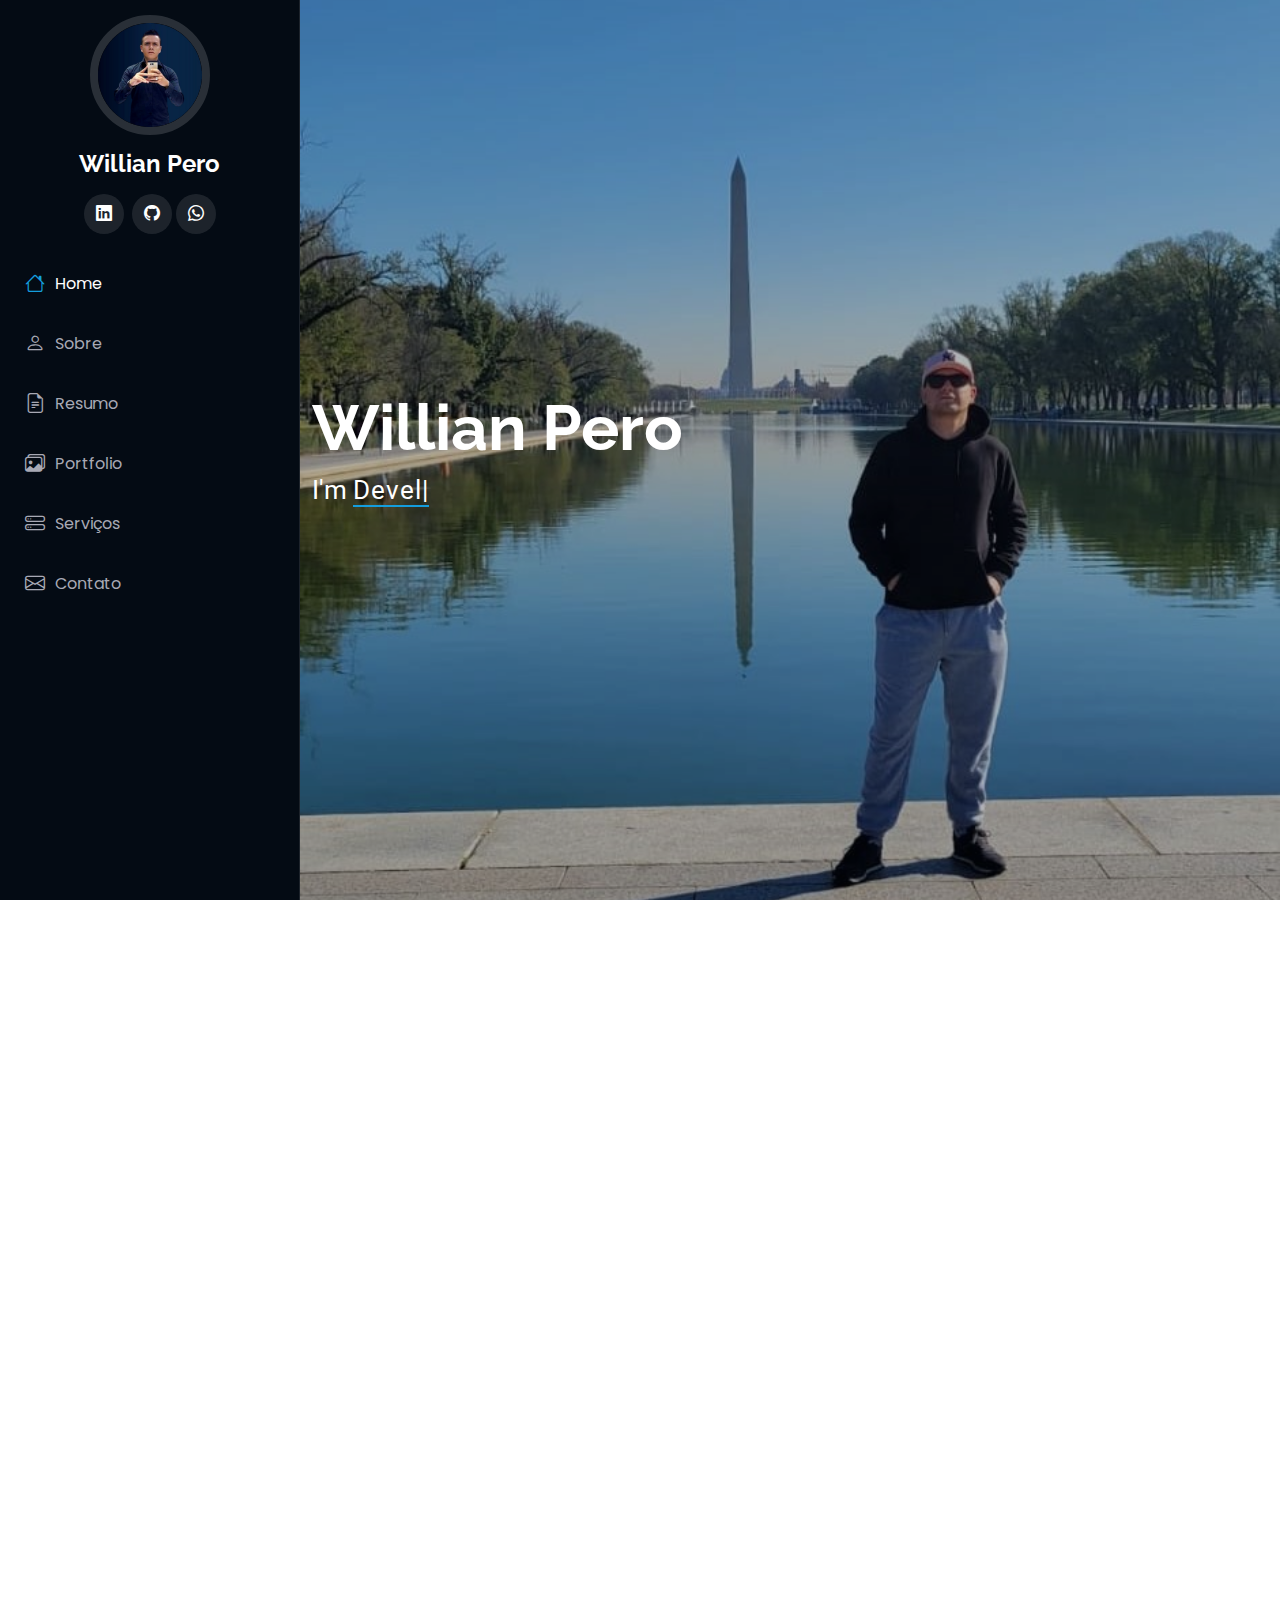
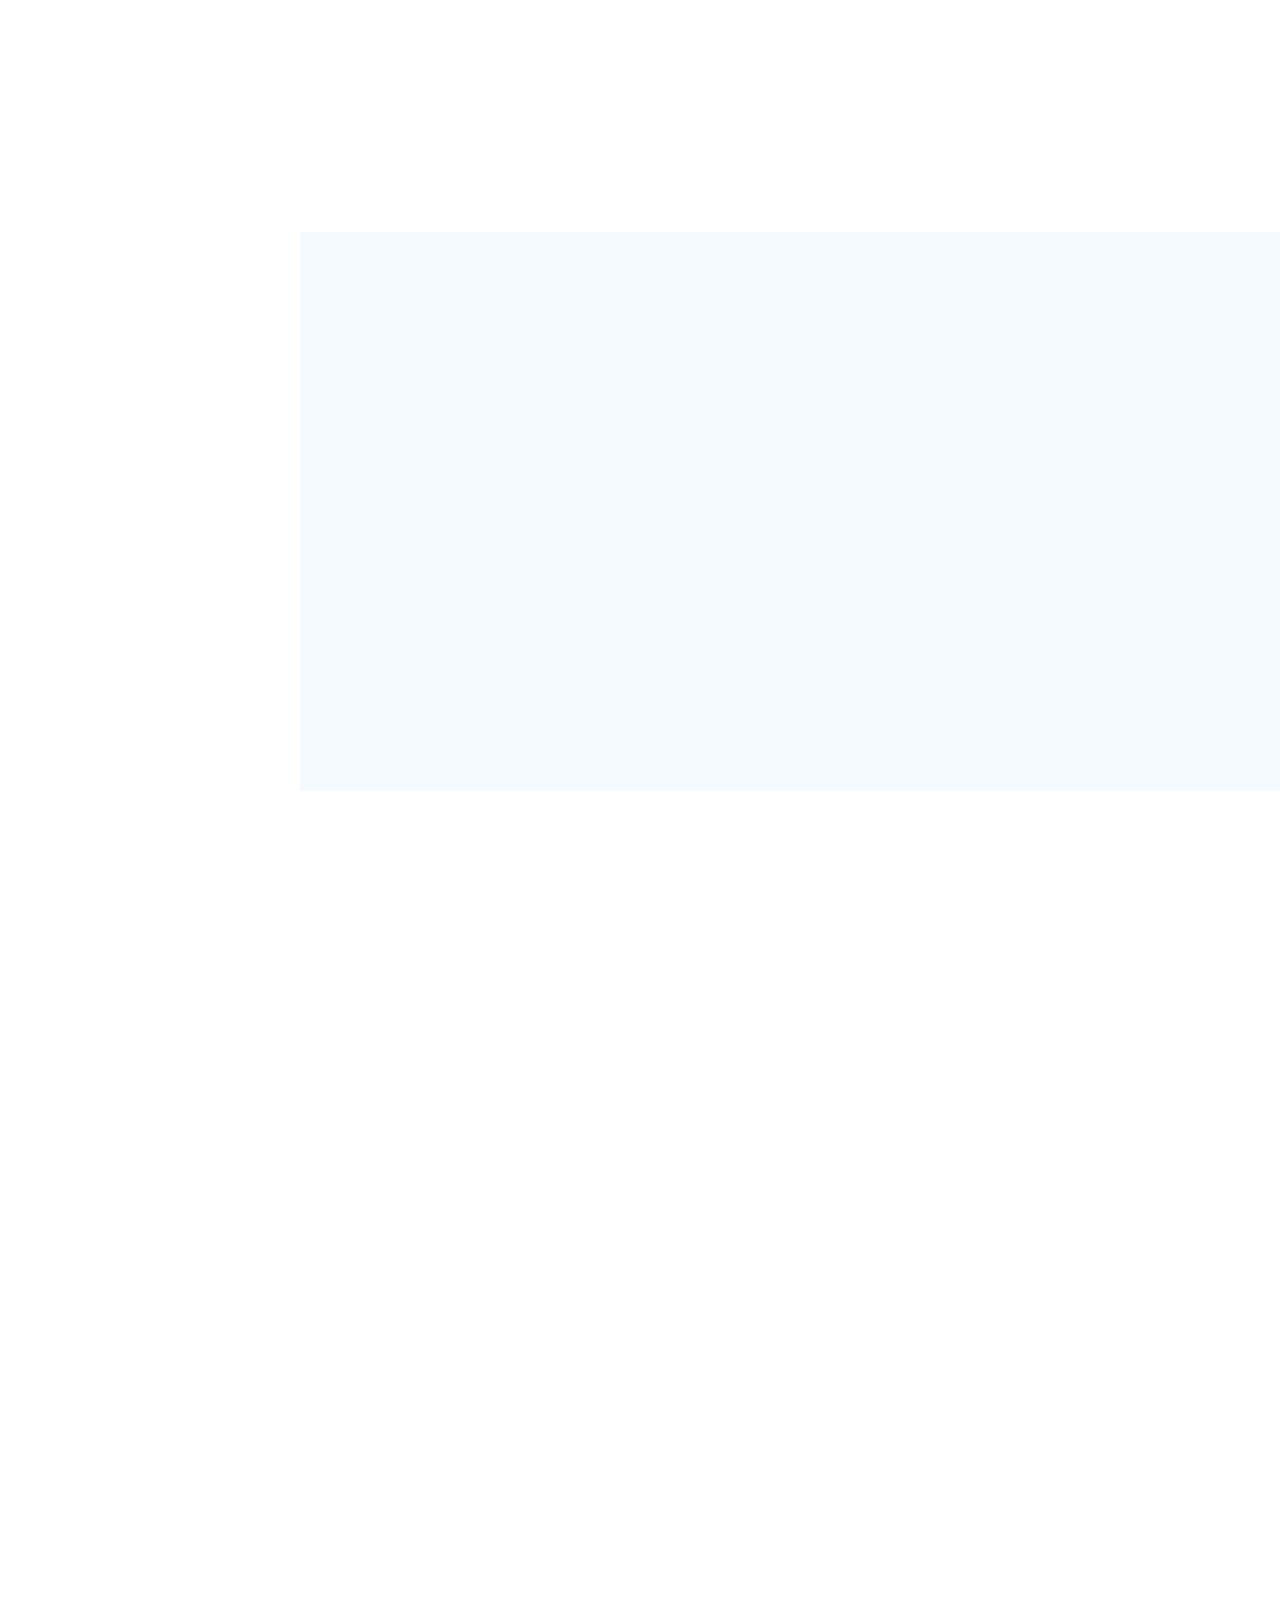
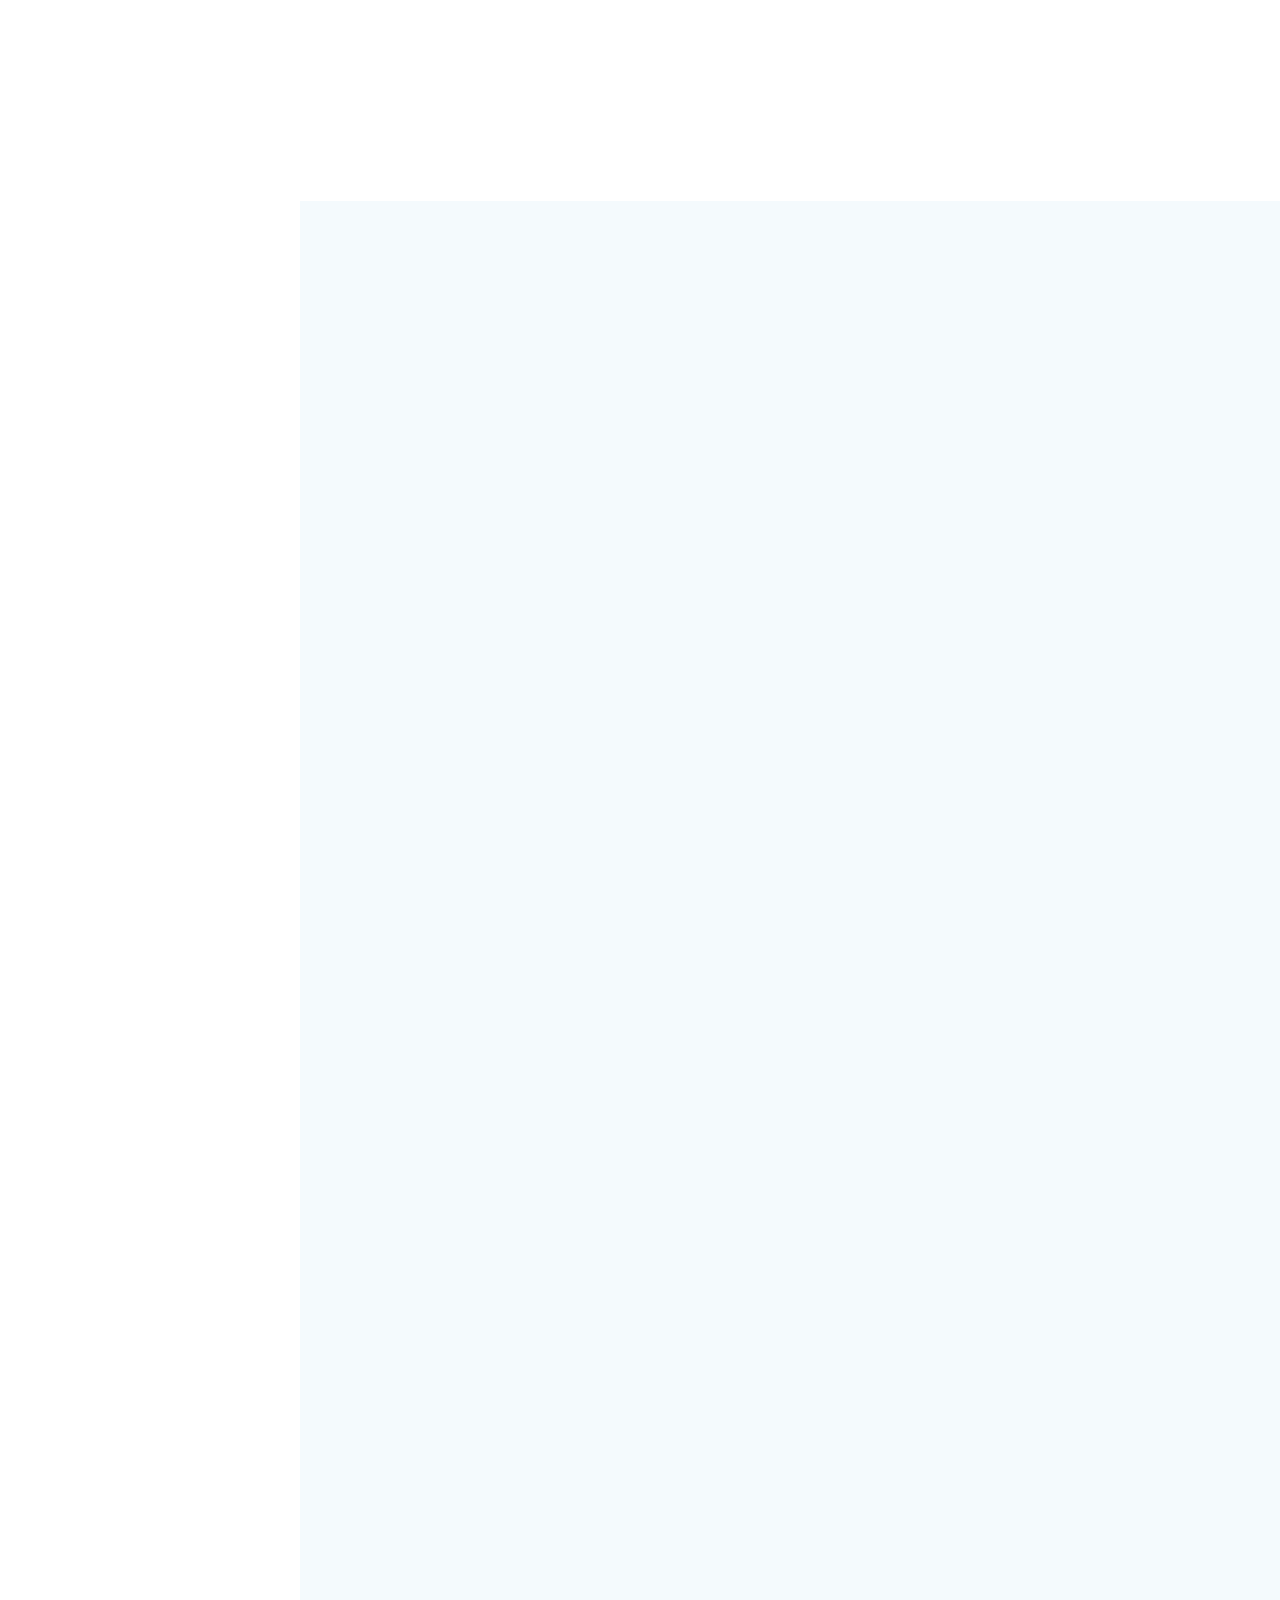
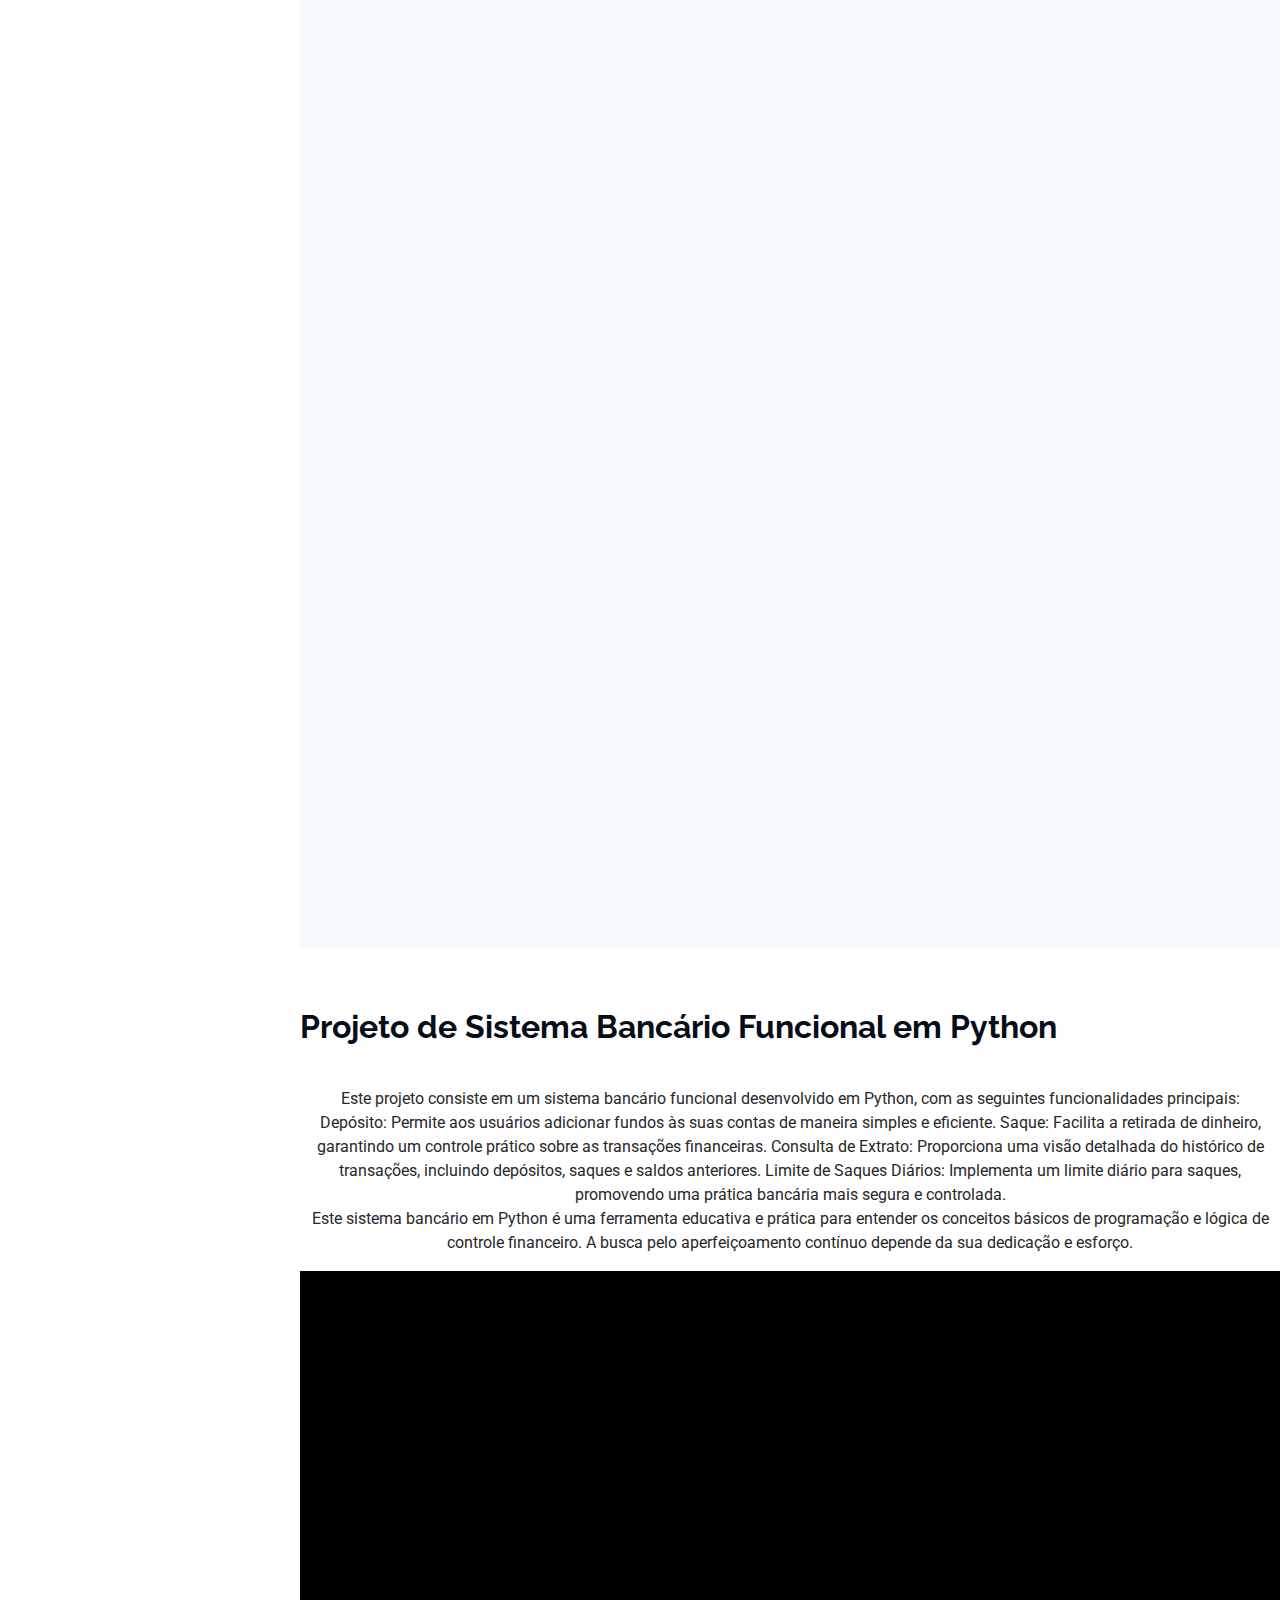
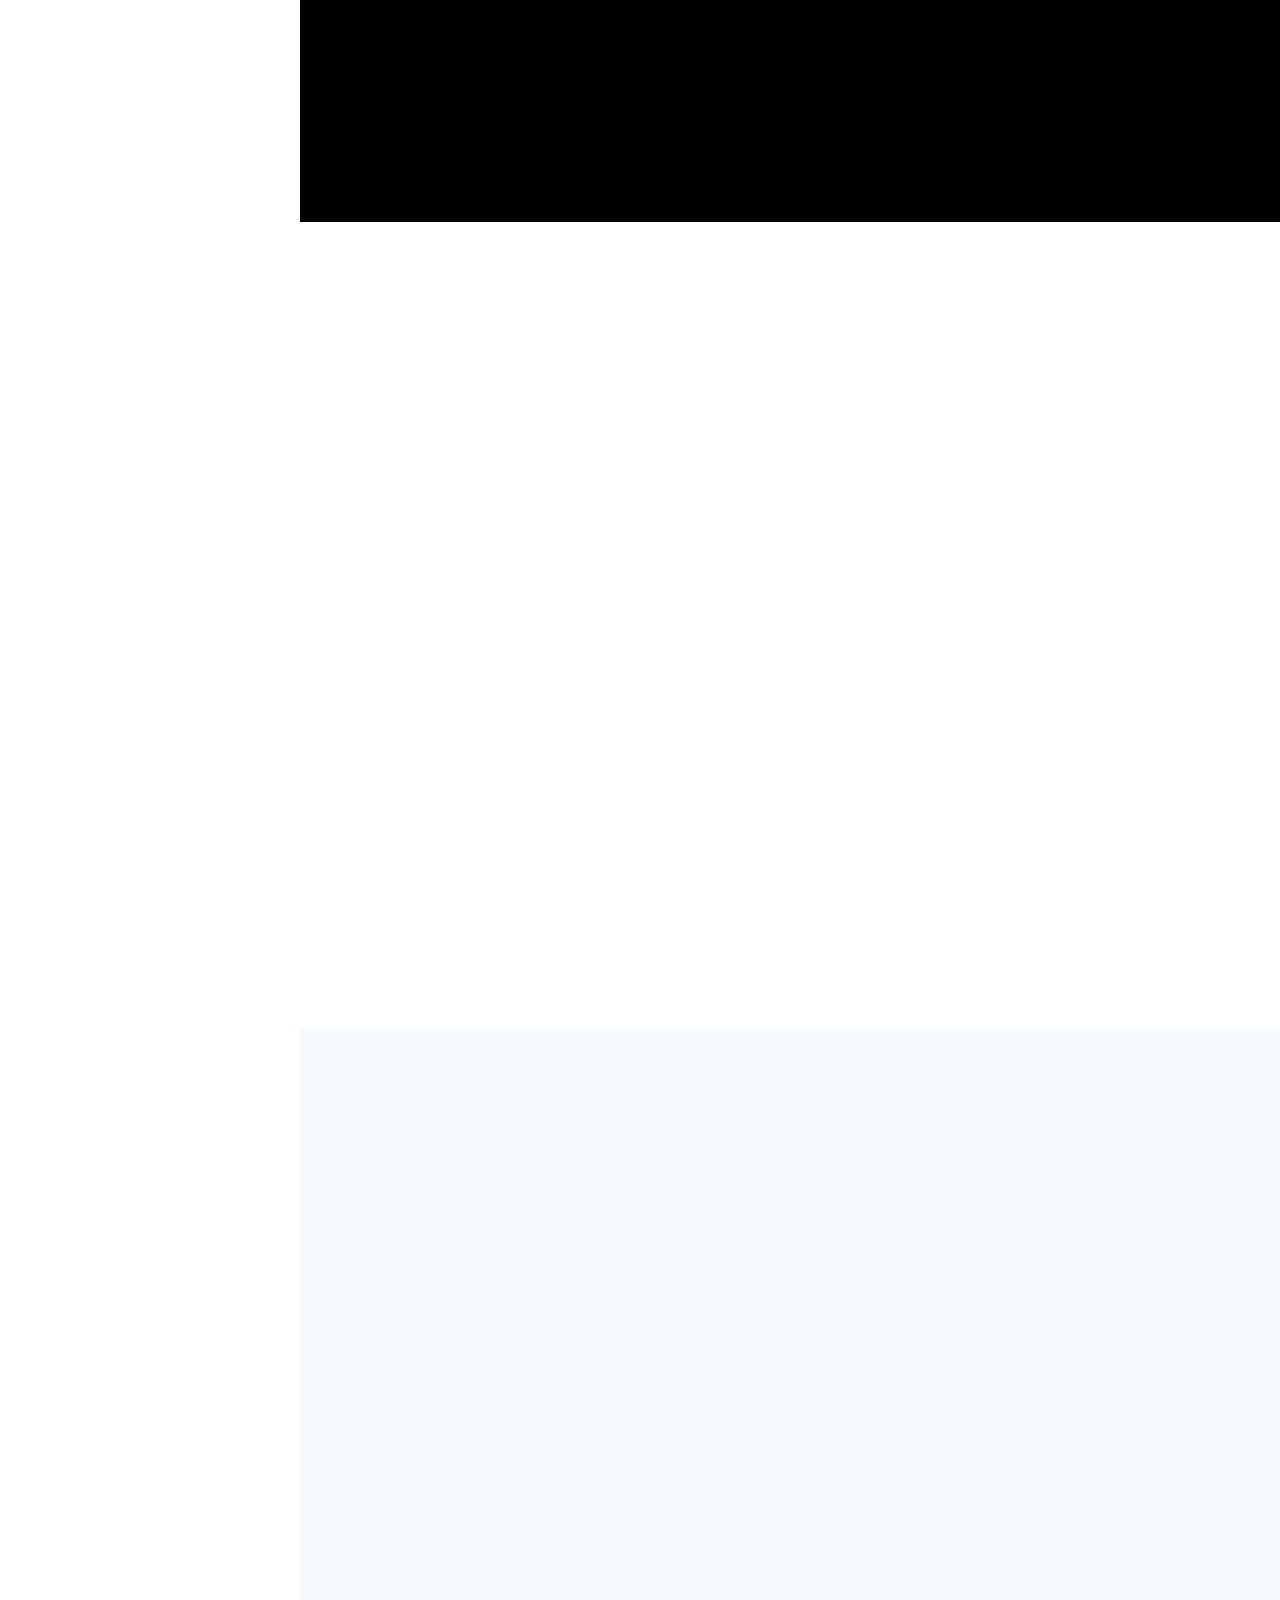
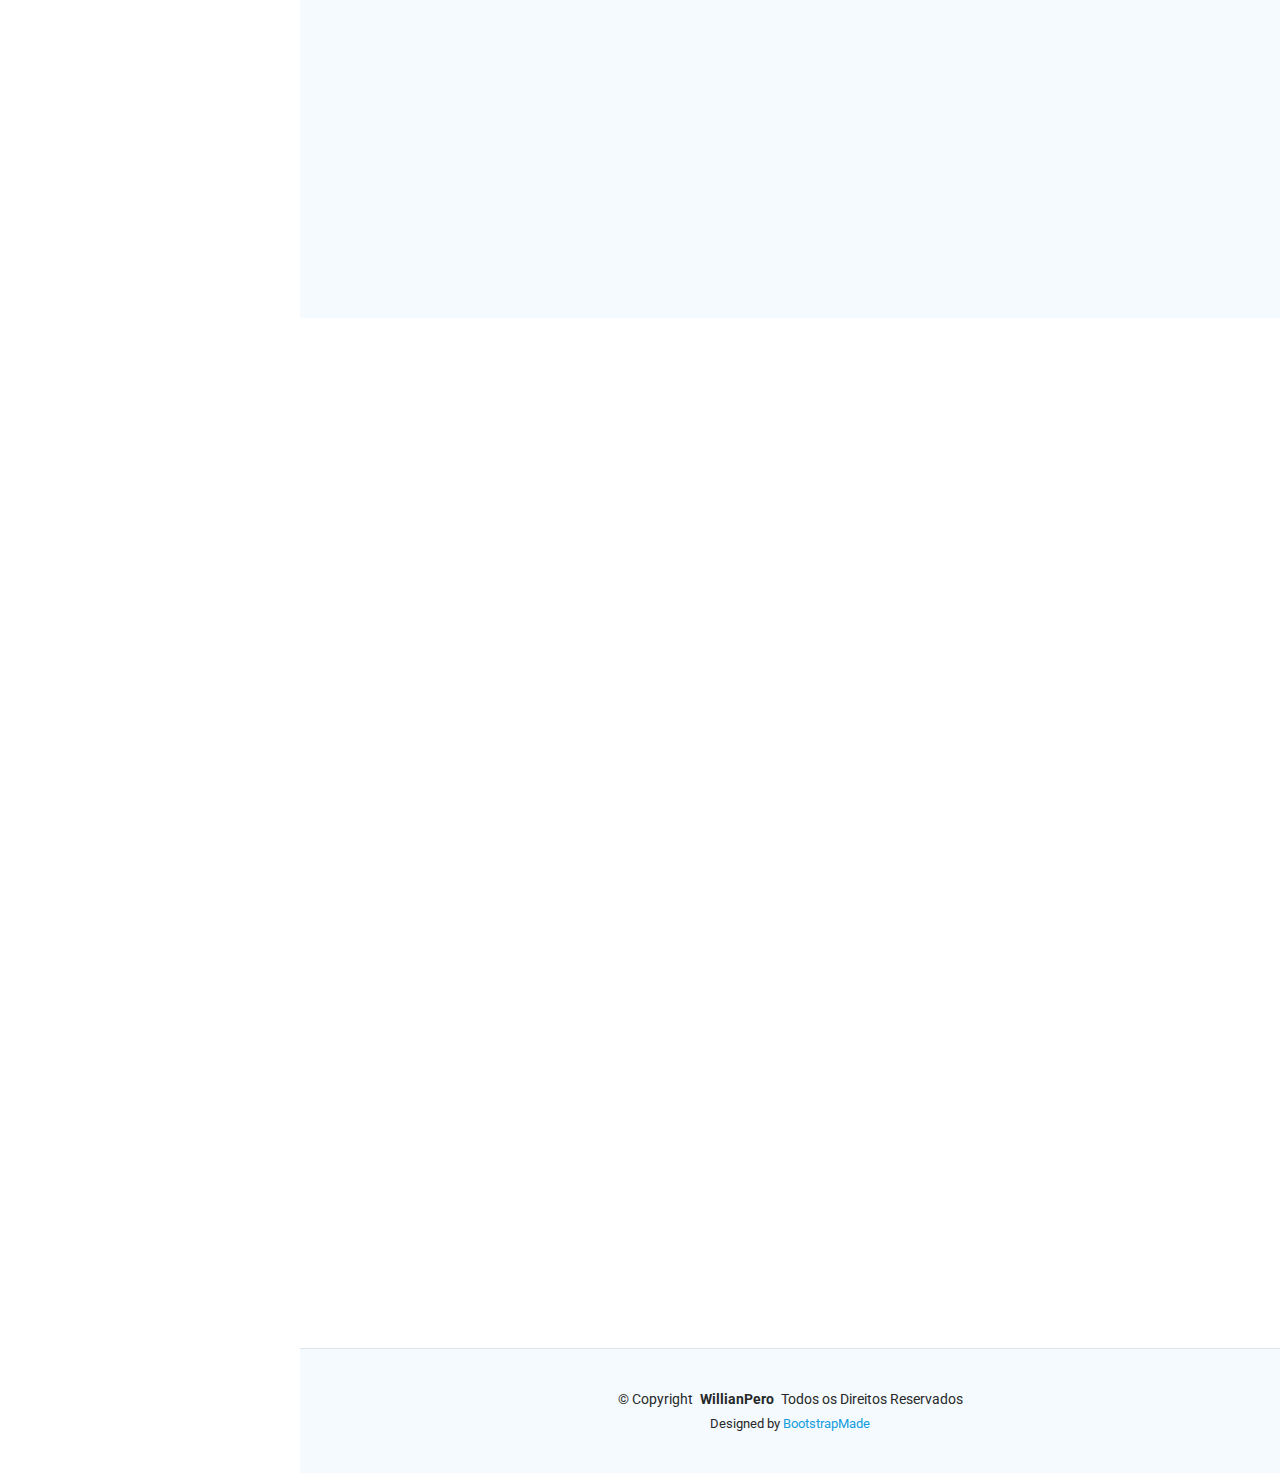
<file: index.html>
<!DOCTYPE html>
<html lang="en">

<head>
  <meta charset="utf-8">
  <meta content="width=device-width, initial-scale=1.0" name="viewport">
  <title>Index - Portfolio Willian Pero Cardoso</title>
  <meta content="" name="description">
  <meta content="" name="keywords">


  <!-- Favicons -->
  <link href="assets/img/w-pequeno.PNG" rel="icon">
  <link href="assets/img/img-w-logo.PNG" rel="apple-touch-icon">

  <!-- Fonts -->
  <link href="https://fonts.googleapis.com" rel="preconnect">
  <link href="https://fonts.gstatic.com" rel="preconnect" crossorigin>
  <link href="https://fonts.googleapis.com/css2?family=Roboto:ital,wght@0,100;0,300;0,400;0,500;0,700;0,900;1,100;1,300;1,400;1,500;1,700;1,900&family=Poppins:ital,wght@0,100;0,200;0,300;0,400;0,500;0,600;0,700;0,800;0,900;1,100;1,200;1,300;1,400;1,500;1,600;1,700;1,800;1,900&family=Raleway:ital,wght@0,100;0,200;0,300;0,400;0,500;0,600;0,700;0,800;0,900;1,100;1,200;1,300;1,400;1,500;1,600;1,700;1,800;1,900&display=swap" rel="stylesheet">

  <!--  CSS  -->
  <link href="assets/vendor/bootstrap/css/bootstrap.min.css" rel="stylesheet">
  <link href="assets/vendor/bootstrap-icons/bootstrap-icons.css" rel="stylesheet">
  <link href="assets/vendor/aos/aos.css" rel="stylesheet">
  <link href="assets/vendor/glightbox/css/glightbox.min.css" rel="stylesheet">
  <link href="assets/vendor/swiper/swiper-bundle.min.css" rel="stylesheet">

  <!--  CSS Principal -->
  <link href="assets/css/main.css" rel="stylesheet">

  
</head>

<body class="index-page">

  <header id="header" class="header dark-background d-flex flex-column">
    <i class="header-toggle d-xl-none bi bi-list"></i>

    <div class="profile-img">
      <img src="assets/img/willian-perfil.jfif" alt="" class="img-fluid rounded-circle">
    </div>

    <a href="index.html" class="logo d-flex align-items-center justify-content-center">
      <!-- Uncomment the line below if you also wish to use an image logo -->
      <!-- <img src="assets/img/logo.png" alt=""> -->
      <h1 class="sitename">Willian Pero</h1>
    </a>

    <div class="social-links text-center">
      <a href="https://www.linkedin.com/in/willianpero/" class="linkedin"><i class="bi bi-linkedin"></i></a>
      <a href="https://github.com/WillianPero" class="GitHub"><i class="bi bi-github"></i>
      <a href="https://wa.me/5511971368621" class="twitter"><i class="bi-brands bi-whatsapp"></i></a>
      </a>
    </div>

    <nav id="navmenu" class="navmenu">
      <ul>
        <li><a href="#hero" class="active"><i class="bi bi-house navicon"></i>Home</a></li>
        <li><a href="#about"><i class="bi bi-person navicon"></i> Sobre</a></li>
        <li><a href="#resume"><i class="bi bi-file-earmark-text navicon"></i> Resumo</a></li>
        <li><a href="#portfolio"><i class="bi bi-images navicon"></i> Portfolio</a></li>
        <li><a href="#services"><i class="bi bi-hdd-stack navicon"></i> Serviços</a></li>
        <li><a href="#contact"><i class="bi bi-envelope navicon"></i> Contato</a></li>
      </ul>
    </nav>

  </header>

  <main class="main">

    <!--INICIO Hero  -->
    <section id="hero" class="hero section dark-background">

      <img src="assets/img/willian-usa.jpeg" alt="" data-aos="fade-in" class="">

      <div class="container" data-aos="fade-up" data-aos-delay="100">
        <h2>Willian Pero</h2>
        <p>I'm <span class="typed" data-typed-items="Developer Front-End,Developer Back-End">Designer</span><span class="typed-cursor typed-cursor--blink" aria-hidden="true"></span><span class="typed-cursor typed-cursor--blink" aria-hidden="true"></span></p>
      </div>

    </section><!-- /FIM Hero -->

    <!-- INICIO Sobre  -->
    <section id="about" class="about section">

      <!-- Section Title -->
      <div class="container section-title" data-aos="fade-up">
        <h2>Sobre</h2>
        <p><center>Programador de Sistemas e Desenvolvimento de Software.<br></center>
          Sou um apaixonado por tecnologia em plena transição de carreira. A cada dia, fico mais fascinado por esse universo tecnológico. Anteriormente, atuei como Líder em Logística, uma área completamente diferente, e agora estou em busca de uma experiência transformadora na área de tecnologia.
          Sou uma pessoa dedicada, com vasta experiência em trabalho em equipe e liderança. Tenho um desejo insaciável por aprendizado e, atualmente, possuo conhecimentos em Front-End, HTML5, CSS3, Back-End, JavaScript, Python, Git, GitHub e Inteligência Artificial. Estou sempre aberto a novas tecnologias e constantemente me dedicando a me especializar cada vez mais.
          Adoro resolver problemas sob pressão.Se você está em busca de um programador dedicado, que adora desafios e está pronto para aprender, ficarei feliz em fazer parte da sua equipe.
          </p>
      </div><!-- End Section Title -->

      <div class="container" data-aos="fade-up" data-aos-delay="100">

        <div class="row gy-4 justify-content-center">
          <div class="col-lg-4">
            <img src="assets/img/williannovo.jpg" class="img-fluid" alt="">
          </div>
          <div class="col-lg-8 content">
            <h2>Desenvolvedor Front-End &amp; Desenvolvedor Back-End.</h2>
            <p class="fst-italic py-3">

            </p>
            <div class="row">
              <div class="col-lg-6">
                <ul>
                  <li><i class="bi bi-chevron-right"></i> <strong>Aniversário:</strong> <span>30 dezembro 1996</span></li>
                  <li><i class="bi bi-chevron-right"></i> <strong>Universidade:</strong> <span>Anhembi Morumbi</span></li>
                  <li><i class="bi bi-chevron-right"></i> <strong>Contato:</strong> <span>+55 11 97136-8621</span></li>
                  <li><i class="bi bi-chevron-right"></i> <strong>Cidade:</strong> <span>São Paulo, Brasil</span></li>
                </ul>
              </div>
              <div class="col-lg-6">
                <ul>
                  <li><i class="bi bi-chevron-right"></i> <strong>Idade:</strong> <span>28 anos</span></li>
                  <li><i class="bi bi-chevron-right"></i> <strong>Grau:</strong> <span>Técnologo</span></li>
                  <li><i class="bi bi-chevron-right"></i> <strong>Email:</strong> <span>willian_pero@hotmail.com</span></li>
                  <li>
                </ul>
              </div>
            </div>
            <p class="py-3">
            </p>
          </div>
        </div>

      </div>

    </section><!-- /FIM Sobre -->

    <!-- INICIO Habilidades Section -->
    <section id="skills" class="skills section light-background">

      <!-- Section Title -->
      <div class="container section-title" data-aos="fade-up">
        <h2>Habilidades</h2>
        <p></p>
      </div><!-- End Section Title -->

      <div class="container" data-aos="fade-up" data-aos-delay="100">

        <div class="row skills-content skills-animation">

          <div class="col-lg-6">

            <div class="progress">
              <span class="skill"><span>HTML</span> <i class="val">100%</i></span>
              <div class="progress-bar-wrap">
                <div class="progress-bar" role="progressbar" aria-valuenow="100" aria-valuemin="0" aria-valuemax="100"></div>
              </div>
            </div><!-- End Skills Item -->

            <div class="progress">
              <span class="skill"><span>CSS</span> <i class="val">100%</i></span>
              <div class="progress-bar-wrap">
                <div class="progress-bar" role="progressbar" aria-valuenow="100" aria-valuemin="0" aria-valuemax="100"></div>
              </div>
            </div><!-- End Skills Item -->

            <div class="progress">
              <span class="skill"><span>JavaScript</span> <i class="val">70%</i></span>
              <div class="progress-bar-wrap">
                <div class="progress-bar" role="progressbar" aria-valuenow="70" aria-valuemin="0" aria-valuemax="100"></div>
              </div>
            </div><!-- End Skills Item -->

            <div class="progress">
              <span class="skill"><span>Big Data & Analytics</span> <i class="val">20%</i></span>
              <div class="progress-bar-wrap">
                <div class="progress-bar" role="progressbar" aria-valuenow="20" aria-valuemin="0" aria-valuemax="100"></div>
              </div>
            </div><!-- End Skills Item -->

            <div class="progress">
              <span class="skill"><span>CyberSecurity</span> <i class="val">10%</i></span>
              <div class="progress-bar-wrap">
                <div class="progress-bar" role="progressbar" aria-valuenow="10" aria-valuemin="0" aria-valuemax="100"></div>
              </div>
            </div><!-- End Skills Item -->

          </div>

          <div class="col-lg-6">

            <div class="progress">
              <span class="skill"><span>IA Generativa</span> <i class="val">30%</i></span>
              <div class="progress-bar-wrap">
                <div class="progress-bar" role="progressbar" aria-valuenow="30" aria-valuemin="0" aria-valuemax="100"></div>
              </div>
            </div><!-- End Skills Item -->

            <div class="progress">
              <span class="skill"><span>GIT/GITHUB</span> <i class="val">50%</i></span>
              <div class="progress-bar-wrap">
                <div class="progress-bar" role="progressbar" aria-valuenow="50" aria-valuemin="0" aria-valuemax="100"></div>
              </div>
            </div><!-- End Skills Item -->

            <div class="progress">
              <span class="skill"><span>Python</span> <i class="val">55%</i></span>
              <div class="progress-bar-wrap">
                <div class="progress-bar" role="progressbar" aria-valuenow="55" aria-valuemin="0" aria-valuemax="100"></div>
              </div>
            </div><!-- End Skills Item -->

            <div class="progress">
              <span class="skill"><span>SQL/NOSQL</span> <i class="val">20%</i></span>
              <div class="progress-bar-wrap">
                <div class="progress-bar" role="progressbar" aria-valuenow="20" aria-valuemin="0" aria-valuemax="100"></div>
              </div>
            </div><!-- End Skills Item -->

            

          </div>

        </div>

      </div>

    </section><!-- /FIM Habilidades Section -->

    <!-- INICIO Resume Section -->
    <section id="resume" class="resume section">

      <!-- Section Title -->
      <div class="container section-title" data-aos="fade-up">
        <h2>Resumo</h2>
        <p>Buscando uma oportunidade para transição de carreira na área de tecnologia. Tenho conhecimentos em Desenvolvimento Web, com proficiência em HTML, CSS e JavaScript. Sou adepto de metodologias ágeis, como Scrum e Kanban, e tenho conhecimentos sólidos em programação Back-end com Java. Além disso, possuo experiência no uso de ferramentas de controle de versão, como Git e GitHub. Participei do renomado bootcamp Santander Back-End 2024, onde aprimorei minhas habilidades técnicas e práticas. Também integrei o comitê de Meio Ambiente tanto na universidade quanto no meu local de trabalho, contribuindo para iniciativas sustentáveis e projetos ecológicos.</p>
      </div><!-- End Section Title -->

      <div class="container">

        <div class="row">

          <div class="col-lg-6" data-aos="fade-up" data-aos-delay="100">
            <h3 class="resume-title">Sumário</h3>

            <div class="resume-item pb-0">
              <h4>Willian Pero</h4>
              <p><em>Um sonhador recém-chegado à área da tecnologia, dedicado e esforçado, em busca de inovação e crescimento.Apaixonado por Desenvolvimento de software, inteligência artificial, dados e cibersegurança!</em></p>
              <ul>
                <li>Ribeirão Pires,São Paulo, BR</li>
                <li>(11) 97136-8621</li>
                <li>willian_pero@hotmail.com</li>
              </ul>
            </div><!-- Edn Resume Item -->

            <h3 class="resume-title">Educação</h3>
            

            <div class="resume-item">
              <h4>Técnologo &amp; Análise Desenvolvimento de Sistemas</h4>
              <h5>2024 - 2026</h5>
              <p><em>Universidade Anhembi Morumbi, SP</em></p>
              <p>“O sucesso é a recompensa pelo esforço constante e pela busca incansável do conhecimento.” </p>
            </div><!-- Edn Resume Item -->

          </div>

          <div class="col-lg-6" data-aos="fade-up" data-aos-delay="200">
            <h3 class="resume-title">Experiência Profissional</h3>
            <div class="resume-item">
              <h4>Empresa Soma Soluções - Operador Logístico</h4>
              <h5>2022 - Atual </h5>
              <p><em>Ribeirão Pires, São Paulo </em></p>
              <ul>
                <li>Conhecimento em Sistema WMS</li>
                <li>Recebimento </li>
                <li>Trabalho em Equipe</li>
                <li>Liderança</li>
              </ul>
            </div><!-- Edn Resume Item -->

            <div class="resume-item">
              <h4>Empresa Companhia Brasileira de Cartuchos CBC - Técnico em Logística</h4>
              <h5>2018 - 2021</h5>
              <p><em>Ribeirão Pires, São Paulo</em></p>
              <ul>
                <li>Conhecimento em Sistema SAP</li>
                <li>Liderança</li>
                <li>Trabalho em Equipe</li>
              </ul>
            </div><!-- Edn Resume Item -->

          </div>

        </div>

      </div>

    </section><!-- / FIM Resume Section -->

    <!-- INICIO Portfolio Section -->
    <section id="portfolio" class="portfolio section light-background">

      <!-- Section Title -->
      <div class="container section-title" data-aos="fade-up">
        <h2>Portfólio</h2>
        <p>“Como um explorador sedento por descobertas, a busca pelo conhecimento é a bússola que nos guia através dos mares desconhecidos da vida.”</p>
      </div><!-- End Section Title -->

      <div class="container">

        <div class="isotope-layout" data-default-filter="*" data-layout="masonry" data-sort="original-order">

          <ul class="portfolio-filters isotope-filters" data-aos="fade-up" data-aos-delay="100">
            <li data-filter="*" class="filter-active">Todos</li>
            <li data-filter=".filter-app">Dio</li>
            <li data-filter=".filter-product">Outros</li>
            <li data-filter=".filter-books">Projetos</li>
          </ul><!-- End Portfolio Filters -->

          <div class="row gy-4 isotope-container" data-aos="fade-up" data-aos-delay="200">
                   
                      <!-------------DIO---------------->
            <div class="col-lg-4 col-md-6 portfolio-item isotope-item filter-app">
              <div class="portfolio-content h-100">
                <img src="assets/img/portfolio/Certificado-Backend-com-Java.png" class="img-fluid" alt="">
                <div class="portfolio-info">
                  <h4>Dio</h4>
                  <p>Certificado Backend com Java</p>
                  <a href="assets/img/portfolio/Certificado-Backend-com-Java.png" title="Certificado Backend com Java" data-gallery="portfolio-gallery-app" class="glightbox preview-link"><i class="bi bi-zoom-in"></i></a>
                  <a href="https://hermes.dio.me/certificates/WIXULBAY.pdf" title="More Details" class="details-link"><i class="bi bi-link-45deg"></i></a>
                </div>
              </div>
            </div><!-- End Portfolio Item -->

            <div class="col-lg-4 col-md-6 portfolio-item isotope-item filter-app">
              <div class="portfolio-content h-100">
                <img src="assets/img/portfolio/Certificado MIcrosoft Copilot AI.PNG" class="img-fluid" alt="">
                <div class="portfolio-info">
                  <h4>Dio</h4>
                  <p>Certificado Microsoft Copilot AI</p>
                  <a href="assets/img/portfolio/Certificado MIcrosoft Copilot AI.PNG" title="Certificado Microsoft Copilot AI" data-gallery="portfolio-gallery-app" class="glightbox preview-link"><i class="bi bi-zoom-in"></i></a>
                  <a href="https://hermes.dio.me/certificates/MSARTDF7.pdf" title="More Details" class="details-link"><i class="bi bi-link-45deg"></i></a>
                </div>
              </div>
            </div><!-- End Portfolio Item -->

            <div class="col-lg-4 col-md-6 portfolio-item isotope-item filter-app">
              <div class="portfolio-content h-100">
                <img src="assets/img/portfolio/certificado python.PNG" class="img-fluid" alt="">
                <div class="portfolio-info">
                  <h4>Dio</h4>
                  <p>Formação Python Fundamentals</p>
                  <a href="assets/img/portfolio/certificado python.PNG" title="Formação Python Fundamentals" data-gallery="portfolio-gallery-app" class="glightbox preview-link"><i class="bi bi-zoom-in"></i></a>
                  <a href="https://hermes.dio.me/certificates/RJWOEURK.pdf" title="More Details" class="details-link"><i class="bi bi-link-45deg"></i></a>
                </div>
              </div>
            </div><!-- End Portfolio Item -->

            <div class="col-lg-4 col-md-6 portfolio-item isotope-item filter-app">
              <div class="portfolio-content h-100">
                <img src="assets/img/portfolio/Fundamentos de Data Analytics com Power BI.PNG" class="img-fluid" alt="">
                <div class="portfolio-info">
                  <h4>Dio</h4>
                  <p> Fundamentos de Data Analytics com Power BI</p>
                  <a href="assets/img/portfolio/Fundamentos de Data Analytics com Power BI.PNG" title="Fundamentos de Data Analytics com Power BI " data-gallery="portfolio-gallery-app" class="glightbox preview-link"><i class="bi bi-zoom-in"></i></a>
                  <a href="https://hermes.dio.me/certificates/CFNEYHWB.pdf" title="More Details" class="details-link"><i class="bi bi-link-45deg"></i></a>
                </div>
              </div>
            </div><!-- End Portfolio Item -->

            <div class="col-lg-4 col-md-6 portfolio-item isotope-item filter-app">
              <div class="portfolio-content h-100">
                <img src="assets/img/portfolio/Certificado-Machine-Learning.png" class="img-fluid" alt="">
                <div class="portfolio-info">
                  <h4>Dio</h4>
                  <p>Certificado Machine Learning</p>
                  <a href="assets/img/portfolio/Certificado-Machine-Learning.png" title="Certificado Machine Learning" data-gallery="portfolio-gallery-app" class="glightbox preview-link"><i class="bi bi-zoom-in"></i></a>
                  <a href="https://hermes.dio.me/certificates/FVDK69B2.pdf" title="More Details" class="details-link"><i class="bi bi-link-45deg"></i></a>
                </div>
              </div>
            </div><!-- End Portfolio Item -->

            <div class="col-lg-4 col-md-6 portfolio-item isotope-item filter-app">
              <div class="portfolio-content h-100">
                <img src="assets/img/portfolio/Certificado-Desenvolvimento-Java-IA.png" class="img-fluid" alt="">
                <div class="portfolio-info">
                  <h4>Dio</h4>
                  <p>Desenvolvimento Java com IA</p>
                  <a href="assets/img/portfolio/Certificado-Desenvolvimento-Java-IA.png" title="Desenvolvimento Java com IA" data-gallery="portfolio-gallery-app" class="glightbox preview-link"><i class="bi bi-zoom-in"></i></a>
                  <a href="https://hermes.dio.me/certificates/C5KNPOQA.pdf" title="More Details" class="details-link"><i class="bi bi-link-45deg"></i></a>
                </div>
              </div>
            </div><!-- End Portfolio Item -->

            <div class="col-lg-4 col-md-6 portfolio-item isotope-item filter-app">
              <div class="portfolio-content h-100">
                <img src="assets/img/portfolio/certificado-claro.PNG" class="img-fluid" alt="">
                <div class="portfolio-info">
                  <h4>Dio</h4>
                  <p>Claro - Java com Spring Boot</p>
                  <a href="assets/img/portfolio/certificado-claro.PNG" title="Claro - Java com Spring Boot" data-gallery="portfolio-gallery-app" class="glightbox preview-link"><i class="bi bi-zoom-in"></i></a>
                  <a href="https://hermes.dio.me/certificates/ZSTVMZPC.pdf" title="More Details" class="details-link"><i class="bi bi-link-45deg"></i></a>
                </div>
              </div>
            </div><!-- End Portfolio Item -->

            <div class="col-lg-4 col-md-6 portfolio-item isotope-item filter-app">
              <div class="portfolio-content h-100">
                <img src="assets/img/portfolio/NTT Data Engenharia de Dados com Python.PNG" class="img-fluid" alt="">
                <div class="portfolio-info">
                  <h4>Dio</h4>
                  <p>NTT Data Engenharia de Dados com Python</p>
                  <a href="assets/img/portfolio/NTT Data Engenharia de Dados com Python.PNG" title="NTT Data Engenharia de Dados com Python" data-gallery="portfolio-gallery-app" class="glightbox preview-link"><i class="bi bi-zoom-in"></i></a>
                  <a href="https://hermes.dio.me/certificates/D97WUCVT.pdf" title="More Details" class="details-link"><i class="bi bi-link-45deg"></i></a>
                </div>
              </div>
            </div><!-- End Portfolio Item -->

            <div class="col-lg-4 col-md-6 portfolio-item isotope-item filter-app">
              <div class="portfolio-content h-100">
                <img src="assets/img/portfolio/certificado-cibersegurança-satander.PNG" class="img-fluid" alt="">
                <div class="portfolio-info">
                  <h4>Dio</h4>
                  <p>Bootcamp Santander CiberSegurança</p>
                  <a href="assets/img/portfolio/certificado-cibersegurança-satander.PNG" title="Bootcamp Santander CiberSegurança" data-gallery="portfolio-gallery-app" class="glightbox preview-link"><i class="bi bi-zoom-in"></i></a>
                  <a href="https://hermes.dio.me/certificates/GSENUFB2.pdf" title="More Details" class="details-link"><i class="bi bi-link-45deg"></i></a>
                </div>
              </div>
            </div><!-- End Portfolio Item -->

            <div class="col-lg-4 col-md-6 portfolio-item isotope-item filter-app">
              <div class="portfolio-content h-100">
                <img src="assets/img/portfolio/Certificado-RiHappy-FrontEndDoZero.PNG" class="img-fluid" alt="">
                <div class="portfolio-info">
                  <h4>Dio</h4>
                  <p>Ri Happy - Front-end do Zero</p>
                  <a href="assets/img/portfolio/Certificado-RiHappy-FrontEndDoZero.PNG" title="Ri Happy - Front-end do Zero" data-gallery="portfolio-gallery-app" class="glightbox preview-link"><i class="bi bi-zoom-in"></i></a>
                  <a href="https://hermes.dio.me/certificates/7QPKAUWH.pdf" title="More Details" class="details-link"><i class="bi bi-link-45deg"></i></a>
                </div>
              </div>
            </div><!-- End Portfolio Item -->
                    <!-------------Fim DIO---------------->

                    <!-------------Outros--------------->
            <div class="col-lg-4 col-md-6 portfolio-item isotope-item filter-product">
              <div class="portfolio-content h-100">
                <img src="assets/img/portfolio/certificado-fiap Big Data & Analytics.png" class="img-fluid" alt="">
                <div class="portfolio-info">
                  <h4>Fiap</h4>
                  <p>Certificado Big Data & Analytics</p>
                  <a href="assets/img/portfolio/certificado-fiap Big Data & Analytics.png" title="Certificado Big Data & Analytics" data-gallery="portfolio-gallery-product" class="glightbox preview-link"><i class="bi bi-zoom-in"></i></a>
                  <a href="#" title="More Details" class="details-link"><i class="bi bi-link-45deg"></i></a>
                </div>
              </div>
            </div><!-- End Portfolio Item -->

            <div class="col-lg-4 col-md-6 portfolio-item isotope-item filter-product">
              <div class="portfolio-content h-100">
                <img src="assets/img/portfolio/LógicadaProgramação.PNG" class="img-fluid" alt="">
                <div class="portfolio-info">
                  <h4>Danki Code</h4>
                  <p>Certificado Lógica de Programação.</p>
                  <a href="assets/img/portfolio/LógicadaProgramação.PNG" title="Lógica da Programação." data-gallery="portfolio-gallery-product" class="glightbox preview-link"><i class="bi bi-zoom-in"></i></a>
                  <a href="https://cursos.dankicode.com/api/certificados/3e6aa2d9-7a1f-4475-bc62-8be5888d4a82" title="More Details" class="details-link"><i class="bi bi-link-45deg"></i></a>
                </div>
              </div>
            </div><!-- End Portfolio Item -->

            <div class="col-lg-4 col-md-6 portfolio-item isotope-item filter-product">
              <div class="portfolio-content h-100">
                <img src="assets/img/portfolio/Git Github DankiCode.PNG" class="img-fluid" alt="">
                <div class="portfolio-info">
                  <h4>Danki Code</h4>
                  <p>Git e GitHub Completo</p>
                  <a href="assets/img/portfolio/Git Github DankiCode.PNG" title="Git e GitHub Completo" data-gallery="portfolio-gallery-product" class="glightbox preview-link"><i class="bi bi-zoom-in"></i></a>
                  <a href="https://cursos.dankicode.com/api/certificados/c769e452-5cb6-463c-b280-4616deae9f1d" title="More Details" class="details-link"><i class="bi bi-link-45deg"></i></a>
                </div>
              </div>
            </div><!-- End Portfolio Item -->

            <div class="col-lg-4 col-md-6 portfolio-item isotope-item filter-product">
              <div class="portfolio-content h-100">
                <img src="assets/img/portfolio/Cisco  Artificial Intelligence fundamentals.PNG" class="img-fluid" alt="">
                <div class="portfolio-info">
                  <h4>Cisco-IBM SkillsBuild</h4>
                  <p>Artificial Intelligence fundamentals</p>
                  <a href="assets/img/portfolio/Cisco  Artificial Intelligence fundamentals.PNG" title="Artificial Intelligence fundamentals" data-gallery="portfolio-gallery-product" class="glightbox preview-link"><i class="bi bi-zoom-in"></i></a>
                  <a href="https://www.credly.com/badges/2b00c185-a0d9-433e-8f4b-e5b8f224364d/public_url"title="More Details" class="details-link"><i class="bi bi-link-45deg"></i></a>
                </div>
              </div>
            </div><!-- End Portfolio Item -->

            <div class="col-lg-4 col-md-6 portfolio-item isotope-item filter-product">
              <div class="portfolio-content h-100">
                <img src="assets/img/portfolio/Cisco-Introduction to Cybersecurity.PNG" class="img-fluid" alt="">
                <div class="portfolio-info">
                  <h4>Cisco-Networking Academy</h4>
                  <p>Introduction to Cybersecurity</p>
                  <a href="assets/img/portfolio/Cisco-Introduction to Cybersecurity.PNG" title="Introduction to Cybersecurity" data-gallery="portfolio-gallery-product" class="glightbox preview-link"><i class="bi bi-zoom-in"></i></a>
                  <a href="https://www.credly.com/badges/e1bb5a99-df63-4c94-a99a-4e458ca0c5dc/public_url"title="More Details" class="details-link"><i class="bi bi-link-45deg"></i></a>
                </div>
              </div>
            </div><!-- End Portfolio Item -->

            <div class="col-lg-4 col-md-6 portfolio-item isotope-item filter-product">
              <div class="portfolio-content h-100">
                <img src="assets/img/portfolio/cyber febraban.PNG" class="img-fluid" alt="">
                <div class="portfolio-info">
                  <h4>Febraban-Cyber Academy 2024</h4>
                  <p>Cyber Academy 2024</p>
                  <a href="assets/img/portfolio/cyber febraban.PNG" title="Cyber Academy 2024" data-gallery="portfolio-gallery-product" class="glightbox preview-link"><i class="bi bi-zoom-in"></i></a>
                  <a href="file:///C:/Users/William%20Pero/Desktop/Certificados/Certificate%20Cyber%20Academy%202024.pdf"title="More Details" class="details-link"><i class="bi bi-link-45deg"></i></a>
                </div>
              </div>
            </div>
                <!-------------Fim Outros---------------->

                 <!-------------Projetos---------------->
            <div class="col-lg-4 col-md-6 portfolio-item isotope-item filter-books">
              <div class="portfolio-content h-100">
                <img src="assets/img/portfolio/spotify2.PNG" class="img-fluid" alt="">
                <div class="portfolio-info">
                  <h4>Projeto 1</h4>
                  <p>Projeto Spotify</p>
                  <a href="assets/img/portfolio/spotify2.PNG" title="Projeto Spotify" data-gallery="portfolio-gallery-book" class="glightbox preview-link"><i class="bi bi-zoom-in"></i></a>
                  <a href="https://willianpero.github.io/Projeto-Teste-Pagina_Spotify/" title="More Details" class="details-link"><i class="bi bi-link-45deg"></i></a>
                </div>
              </div>
            </div><!-- End Portfolio Item -->

            <div class="col-lg-4 col-md-6 portfolio-item isotope-item filter-books">
              <div class="portfolio-content h-100">
                <img src="assets/img/portfolio/museunacional.PNG" class="img-fluid" alt="">
                <div class="portfolio-info">
                  <h4>Projeto 2</h4>
                  <p>Projeto Museo Nacional</p>
                  <a href="assets/img/portfolio/museunacional.PNG" title="Projeto Museu Nacional" data-gallery="portfolio-gallery-book" class="glightbox preview-link"><i class="bi bi-zoom-in"></i></a>
                  <a href="https://willianpero.github.io/Museu-Nacional/" title="More Details" class="details-link"><i class="bi bi-link-45deg"></i></a>
                </div>
              </div>
            </div><!-- End Portfolio Item -->

            <div class="col-lg-4 col-md-6 portfolio-item isotope-item filter-books">
              <div class="portfolio-content h-100">
                <img src="assets/img/portfolio/bancofinans.PNG" class="img-fluid" alt="">
                <div class="portfolio-info">
                  <h4>Projeto 3</h4>
                  <p>Projeto Banco Finans</p>
                  <a href="assets/img/portfolio/bancofinans.PNG" title="Projeto Banco Finans" data-gallery="portfolio-gallery-book" class="glightbox preview-link"><i class="bi bi-zoom-in"></i></a>
                  <a href="https://willianpero.github.io/Projeto-Finans/" title="More Details" class="details-link"><i class="bi bi-link-45deg"></i></a>
                </div>
              </div>
            </div><!-- End Portfolio Item -->

            <div class="col-lg-4 col-md-6 portfolio-item isotope-item filter-books">
              <div class="portfolio-content h-100">
                <img src="assets/img/portfolio/tecblog.PNG" class="img-fluid" alt="">
                <div class="portfolio-info">
                  <h4>Projeto 4</h4>
                  <p>Projeto TecBlog</p>
                  <a href="assets/img/portfolio/tecblog.PNG" title="Projeto TecBlog" data-gallery="portfolio-gallery-book" class="glightbox preview-link"><i class="bi bi-zoom-in"></i></a>
                  <a href="https://willianpero.github.io/TecBlog/" title="More Details" class="details-link"><i class="bi bi-link-45deg"></i></a>
                </div>
              </div>
            </div><!-- End Portfolio Item -->

            <div class="col-lg-4 col-md-6 portfolio-item isotope-item filter-books">
              <div class="portfolio-content h-100">
                <img src="assets/img/portfolio/noticiacidade.PNG" class="img-fluid" alt="">
                <div class="portfolio-info">
                  <h4>Projeto 5</h4>
                  <p>Projeto Noticia Cidade</p>
                  <a href="assets/img/portfolio/noticiacidade.PNG" title="Projeto Noticia Cidade" data-gallery="portfolio-gallery-book" class="glightbox preview-link"><i class="bi bi-zoom-in"></i></a>
                  <a href="https://willianpero.github.io/Noticia-Cidade/" title="More Details" class="details-link"><i class="bi bi-link-45deg"></i></a>
                </div>
              </div>
            </div><!-- End Portfolio Item -->

            <div class="col-lg-4 col-md-6 portfolio-item isotope-item filter-books">
              <div class="portfolio-content h-100">
                <img src="assets/img/portfolio/paralax.PNG" class="img-fluid" alt="">
                <div class="portfolio-info">
                  <h4>Projeto 6</h4>
                  <p>Efeito Parallax</p>
                  <a href="assets/img/portfolio/paralax.PNG" title="Efeito Parallax" data-gallery="portfolio-gallery-book" class="glightbox preview-link"><i class="bi bi-zoom-in"></i></a>
                  <a href="https://willianpero.github.io/Efeito-Parallax/" title="More Details" class="details-link"><i class="bi bi-link-45deg"></i></a>
                </div>
              </div>
            </div><!-- End Portfolio Item -->
  
            <div class="col-lg-4 col-md-6 portfolio-item isotope-item filter-books">
              <div class="portfolio-content h-100">
                <img src="assets/img/portfolio/JogoMatamosquito.PNG" class="img-fluid" alt="">
                <div class="portfolio-info">
                  <h4>Projeto 7</h4>
                  <p>Jogo Mata Mosquito</p>
                  <a href="assets/img/portfolio/JogoMatamosquito.PNG" title="Jogo Mata Mosquito" data-gallery="portfolio-gallery-book" class="glightbox preview-link"><i class="bi bi-zoom-in"></i></a>
                  <a href="https://willianpero.github.io/Jogo-Mata-Mosquitos/index.html" title="More Details" class="details-link"><i class="bi bi-link-45deg"></i></a>
                </div>
              </div>
            </div><!-- End Portfolio Item -->

            <div class="col-lg-4 col-md-6 portfolio-item isotope-item filter-books">
              <div class="portfolio-content h-100">
                <img src="assets/img/portfolio/jogoDetonaRalph.PNG" class="img-fluid" alt="">
                <div class="portfolio-info">
                  <h4>Projeto 8</h4>
                  <p>Jogo Detona Ralph</p>
                  <a href="assets/img/portfolio/jogoDetonaRalph.PNG" title="Jogo Detona Ralph" data-gallery="portfolio-gallery-book" class="glightbox preview-link"><i class="bi bi-zoom-in"></i></a>
                  <a href="https://willianpero.github.io/Jogo-Detona-Ralph-Dio/" title="More Details" class="details-link"><i class="bi bi-link-45deg"></i></a>
                </div>
              </div>
            </div><!-- End Portfolio Item -->

            <div class="col-lg-4 col-md-6 portfolio-item isotope-item filter-books">
              <div class="portfolio-content h-100">
                <img src="assets/img/portfolio/projeto-trilha-css-dio.PNG" class="img-fluid" alt="">
                <div class="portfolio-info">
                  <h4>Projeto 9</h4>
                  <p>Trilha de Css com Parceria Dio e Ri happy</p>
                  <a href="assets/img/portfolio/projeto-trilha-css-dio.PNG" title="Projeto Trilha de Css com Parceria Dio e Ri happy" data-gallery="portfolio-gallery-book" class="glightbox preview-link"><i class="bi bi-zoom-in"></i></a>
                  <a href="https://willianpero.github.io/Trilha-css-01/" title="More Details" class="details-link"><i class="bi bi-link-45deg"></i></a>
                </div>
              </div>
            </div><!-- End Portfolio Item -->

               <!-------------Fim Projetos--------------->

          </div><!-- End Portfolio Container -->

        </div>

      </div>

    </section><!-- / FIM Portfolio Section -->
    
    <section id="video">  <!-- / Inicio Video Section -->
      <article>
        <h2>Projeto de Sistema Bancário Funcional em Python</h2><center>
        <p>Este projeto consiste em um sistema bancário funcional desenvolvido em Python, com as seguintes funcionalidades principais: <br>
          Depósito: Permite aos usuários adicionar fundos às suas contas de maneira simples e eficiente.
          Saque: Facilita a retirada de dinheiro, garantindo um controle prático sobre as transações financeiras.
          Consulta de Extrato: Proporciona uma visão detalhada do histórico de transações, incluindo depósitos, saques e saldos anteriores.
          Limite de Saques Diários: Implementa um limite diário para saques, promovendo uma prática bancária mais segura e controlada.
         <br> Este sistema bancário em Python é uma ferramenta educativa e prática para entender os conceitos básicos de programação e lógica de controle financeiro.
         A busca pelo aperfeiçoamento contínuo depende da sua dedicação e esforço.
        </p>
        <div class="video-container">
          <iframe src="https://www.youtube.com/embed/0TAeqpQCLDU?si=VzSi5Jx9_taV45X8" 
          title="YouTube video player" frameborder="0" allow="accelerometer; autoplay; clipboard-write; encrypted-media; gyroscope; picture-in-picture; web-share" 
          referrerpolicy="strict-origin-when-cross-origin" allowfullscreen></iframe>
        </div>
      </article></center>
    </section>
   
    
                        <!-- / FIM Video Section -->

    <!-- INICIO Serviços Section -->
    <section id="services" class="services section">

      <!-- Section Title -->
      <div class="container section-title" data-aos="fade-up">
        <h2>Serviços</h2>
        <p>“À medida que você se especializa, aumenta o valor que pode oferecer. Busque sabedoria, e ela recompensará seus esforços.”</p>
      </div><!-- End Section Title -->

      <div class="container">

        <div class="row gy-4">

          <div class="col-lg-4 col-md-6 service-item d-flex" data-aos="fade-up" data-aos-delay="100">
            <div class="icon flex-shrink-0"><i class="bi-solid bi-keyboard"></i></div>
            <div>
              <h4 class="title"><a href="#" class="stretched-link">Back-end</a></h4>
              <p class="description">"Gerencia o fluxo de dados entre o sistema e o servidor, lidando com lógica de negócios, processamento de dados e interação com bancos de dados e servidores.”</p>
            </div>
          </div>
          <!-- End Service Item -->

          <div class="col-lg-4 col-md-6 service-item d-flex" data-aos="fade-up" data-aos-delay="200">
            <div class="icon flex-shrink-0"><i class="bi-solid bi-cloud"></i></div>
            <div>
              <h4 class="title"><a href="#" class="stretched-link">AWS</a></h4>
              <p class="description">"Responsável por criar, gerenciar e atualizar aplicações web dentro da plataforma de serviços de computação em nuvem Amazon Web Services (AWS)."</p>
            </div>
          </div><!-- End Service Item -->

          <div class="col-lg-4 col-md-6 service-item d-flex" data-aos="fade-up" data-aos-delay="300">
            <div class="icon flex-shrink-0"><i class="bi-solid bi-globe"></i></div>
            <div>
              <h4 class="title"><a href="#" class="stretched-link">Inteligência Artificial IA</a></h4>
              <p class="description">"Cria Sistemas, desenvolvem algoritimos e modelos de IA para resolver problemas complexos".</p>
            </div>
          </div><!-- End Service Item -->

          <div class="col-lg-4 col-md-6 service-item d-flex" data-aos="fade-up" data-aos-delay="400">
            <div class="icon flex-shrink-0"><i class="bi-solid bi-file-code"></i></div>
            <div>
              <h4 class="title"><a href="#" class="stretched-link">Front-End</a></h4>
              <p class="description">"Responsável por projetar e desenvolver a interface de usuário de um aplicativo ou site, garantindo uma experiência visualmente atraente e intuitiva."</p>
            </div>
          </div><!-- End Service Item -->

          <div class="col-lg-4 col-md-6 service-item d-flex" data-aos="fade-up" data-aos-delay="500">
            <div class="icon flex-shrink-0"><i class="bi-brands bi-github"></i></div>
            <div>
              <h4 class="title"><a href="#" class="stretched-link">GitHub</a></h4>
              <p class="description">"Plataforma de desenvolvimento colaborativo GitHub, que hospeda projetos na nuvem e utiliza o sistema de controle de versões Git. Suas principais atividades incluem hospedar códigos, colaborar em projetos e gerenciar o versionamento de códigos.”</p>
            </div>
          </div><!-- End Service Item -->

          <div class="col-lg-4 col-md-6 service-item d-flex" data-aos="fade-up" data-aos-delay="600">
            <div class="icon flex-shrink-0"><i class="bi-solid bi-shield"></i></div>
            <div>
              <h4 class="title"><a href="#" class="stretched-link">Cyber Security</a></h4>
              <p class="description">“Desempenha um papel crucial na proteção de sistemas e dados contra ameaças cibernéticas. Identificando vulnerabilidades, monitorando e prevendo riscos. Desenvolvendo sistemas de proteção, implantando estratégias de defesa e definindo políticas de acesso.”</p>
            </div>
          </div><!-- End Service Item -->

        </div>

      </div>

    </section><!-- / FIM Serviços Section -->

    <!-- INICIO Testemunhas Section -->
    <section id="testimonials" class="testimonials section light-background">

      <!-- Section Title -->
      <div class="container section-title" data-aos="fade-up">
        <h2>Comentarios</h2>
        <p></p>
      </div><!-- End Section Title -->

      <div class="container" data-aos="fade-up" data-aos-delay="100">

        <div class="swiper init-swiper">
          <script type="application/json" class="swiper-config">
            {
              "loop": true,
              "speed": 600,
              "autoplay": {
                "delay": 5000
              },
              "slidesPerView": "auto",
              "pagination": {
                "el": ".swiper-pagination",
                "type": "bullets",
                "clickable": true
              },
              "breakpoints": {
                "320": {
                  "slidesPerView": 1,
                  "spaceBetween": 40
                },
                "1200": {
                  "slidesPerView": 3,
                  "spaceBetween": 1
                }
              }
            }
          </script>
          <div class="swiper-wrapper">

            <div class="swiper-slide">
              <div class="testimonial-item">
                <p>
                  <i class="bi bi-quote quote-icon-left"></i>
                  <span>William trabalha muito bem em equipe, com muito boa aptidão e desenvolvimento criativo em seus projetos executados.</span>
                  <i class="bi bi-quote quote-icon-right"></i>
                </p>
                <img src="assets/img/testimonials/elton.jfif" class="testimonial-img" alt=""><a href="https://www.linkedin.com/in/willianpero/details/recommendations/?detailScreenTabIndex=0" class="stretched-link"></a>
                <h3>Elton Rodrigues de Souza</h3>
                <h4>Desenvolvedor de Web &amp; Java</h4>
              </div>
            </div><!-- End testimonial item -->

            <div class="swiper-slide">
              <div class="testimonial-item">
                <p>
                  <i class="bi bi-quote quote-icon-left"></i>
                  <span> Profissional com muita dedicação e totalmente comprometido. Assumiu uma posição em uma fase que estava com muitos problemas e conseguiu alcançar êxito no que foi solicitado. </span>
                  <i class="bi bi-quote quote-icon-right"></i>
                </p>
                <img src="assets/img/testimonials/leandro.jfif" class="testimonial-img" alt=""><a href="https://www.linkedin.com/in/willianpero/details/recommendations/?detailScreenTabIndex=0" class="stretched-link"></a>
                <h3>Leandro Oliveira</h3>
                <h4>Senior Buyer</h4>
              </div>
            </div><!-- End testimonial item -->

            <div class="swiper-slide">
              <div class="testimonial-item">
                <p>
                  <i class="bi bi-quote quote-icon-left"></i>
                  <span>Willian ele se destacou como um profissional excepcional e um colega de trabalho altamente valioso, é um trabalhador dedicado, sempre demonstrando um compromisso admirável com suas responsabilidades. Sua disposição para enfrentar desafios e sua capacidade de manter um alto nível de desempenho, mesmo sob pressão, são verdadeiramente notáveis.</span>
                  <i class="bi bi-quote quote-icon-right"></i>
                </p>
                <img src="assets/img/testimonials/robson.jfif" class="testimonial-img" alt=""><a href="https://www.linkedin.com/in/willianpero/details/recommendations/?detailScreenTabIndex=0" class="stretched-link"></a>
                <h3>Robson de Savino Covisi</h3>
                <h4>CyberSecurity & Back-end</h4>
              </div>
            </div><!-- End testimonial item -->

            <div class="swiper-slide">
              <div class="testimonial-item">
                <p>
                  <i class="bi bi-quote quote-icon-left"></i>
                  <span>Willian é uma pessoa diferenciada cativante e que tem o dom de trazer todas as pessoas que o cercam para o seu lado, tem o verdadeiro espírito de equipe se destacando sempre por ser uma pessoa que assume as responsabilidades e faz a adoção de todos, mostrando seu lado humanizado em ambientes dinâmicos e críticos que alinhados com seu instinto nato de liderança faz acreditar que tudo é possível quando trabalhamos juntos.</span>
                  <i class="bi bi-quote quote-icon-right"></i>
                </p>
                <img src="assets/img/testimonials/pablo.jfif" class="testimonial-img" alt=""><a href="https://www.linkedin.com/in/willianpero/details/recommendations/?detailScreenTabIndex=0" class="stretched-link"></a>
                <h3>Pablo De Lima Graça</h3>
                <h4>Network Security Analyst</h4>
              </div>
            </div><!-- End testimonial item -->

            <div class="swiper-slide">
              <div class="testimonial-item">
                <p>
                  <i class="bi bi-quote quote-icon-left"></i>
                  <span>Willian Pero é um profissional muito motivado e disposto a ajudar todos ao seu redor. Sabe trabalhar em equipe e com seu alto astral motiva todos ao seu redor. Está em transição de carreira e demonstra muita dedicação, garra e disciplina, aprende com facilidade e compartilha seus conhecimentos com o próximo. Desejo todo sucesso na sua jornada!</span>
                  <i class="bi bi-quote quote-icon-right"></i>
                </p>
                <img src="assets/img/testimonials/raul.jfif" class="testimonial-img" alt=""><a href="https://www.linkedin.com/in/willianpero/details/recommendations/?detailScreenTabIndex=0" class="stretched-link"></a>
                <h3>Raul Paixão</h3>
                <h4>IT Analyst, ITIL V4, PHP Developer, SQL & Design</h4>
              </div>
            </div><!-- End testimonial item -->

          </div>
          <div class="swiper-pagination"></div>
        </div>

      </div>

    </section><!-- / FIM Testemunhas Section -->

    <!-- INICIO Contato Section -->
    <section id="contact" class="contact section">

      <!-- Section Title -->
      <div class="container section-title" data-aos="fade-up">
        <h2>Contato</h2>
        <p></p>
      </div><!-- End Section Title -->

      <div class="container" data-aos="fade-up" data-aos-delay="100">

        <div class="row gy-4">

          <div class="col-lg-5">

            <div class="info-wrap">
              <div class="info-item d-flex" data-aos="fade-up" data-aos-delay="200">
                <i class="bi bi-geo-alt flex-shrink-0"></i>
                <div>
                  <h3>Endereço</h3>
                  <p>Ribeirão Pires, São Paulo</p>
                </div>
              </div><!-- End Info Item -->

              <div class="info-item d-flex" data-aos="fade-up" data-aos-delay="300">
                <i class="bi-brands bi-whatsapp"></i>
                <div>
                  <h3>Contato</h3>
                  <p>+55(11)97136-8621</p>
                </div>
              </div><!-- End Info Item -->

              <div class="info-item d-flex" data-aos="fade-up" data-aos-delay="400">
                <i class="bi bi-envelope flex-shrink-0"></i>
                <div>
                  <h3>Email</h3>
                  <p>willian_pero@hotmail.com</p>
                </div>
              </div><!-- End Info Item -->

              <iframe src="https://www.google.com/maps/embed?pb=!1m18!1m12!1m3!1d3652.943383618542!2d-46.41716342570706!3d-23.713715767205187!2m3!1f0!2f0!3f0!3m2!1i1024!2i768!4f13.1!3m3!1m2!1s0x94ce6ceea49676ff%3A0xb53cad77fd1eb705!2sRibeir%C3%A3o%20Pires!5e0!3m2!1spt-BR!2sbr!4v1721349421414!5m2!1spt-BR!2sbr" width="600" height="450" style="border:0;" allowfullscreen="" loading="lazy" referrerpolicy="no-referrer-when-downgrade"></iframe>
            </div>
          </div>

        </div>

      </div>

    </section><!-- / FIM Contato Section -->

  </main>

  <footer id="footer" class="footer position-relative light-background">

    <div class="container">
      <div class="copyright text-center ">
        <p>© <span>Copyright</span> <strong class="px-1 sitename">WillianPero</strong> <span>Todos os Direitos Reservados</span></p>
      </div>
      <div class="credits">
        <!-- All the links in the footer should remain intact. -->
        <!-- You can delete the links only if you've purchased the pro version. -->
        <!-- Licensing information: https://bootstrapmade.com/license/ -->
        <!-- Purchase the pro version with working PHP/AJAX contact form: [buy-url] -->
        Designed by <a href="https://bootstrapmade.com/">BootstrapMade</a>
      </div>
    </div>

  </footer>

  <!-- Scroll Top -->
  <a href="#" id="scroll-top" class="scroll-top d-flex align-items-center justify-content-center"><i class="bi bi-arrow-up-short"></i></a>

  <!-- Preloader -->
  <div id="preloader"></div>

  <!-- Vendor JS Files -->
  <script src="assets/vendor/bootstrap/js/bootstrap.bundle.min.js"></script>
  <script src="assets/vendor/php-email-form/validate.js"></script>
  <script src="assets/vendor/aos/aos.js"></script>
  <script src="assets/vendor/typed.js/typed.umd.js"></script>
  <script src="assets/vendor/purecounter/purecounter_vanilla.js"></script>
  <script src="assets/vendor/waypoints/noframework.waypoints.js"></script>
  <script src="assets/vendor/glightbox/js/glightbox.min.js"></script>
  <script src="assets/vendor/imagesloaded/imagesloaded.pkgd.min.js"></script>
  <script src="assets/vendor/isotope-layout/isotope.pkgd.min.js"></script>
  <script src="assets/vendor/swiper/swiper-bundle.min.js"></script>

  <!-- Main JS File -->
  <script src="assets/js/main.js"></script>

</body>

</html>
</file>
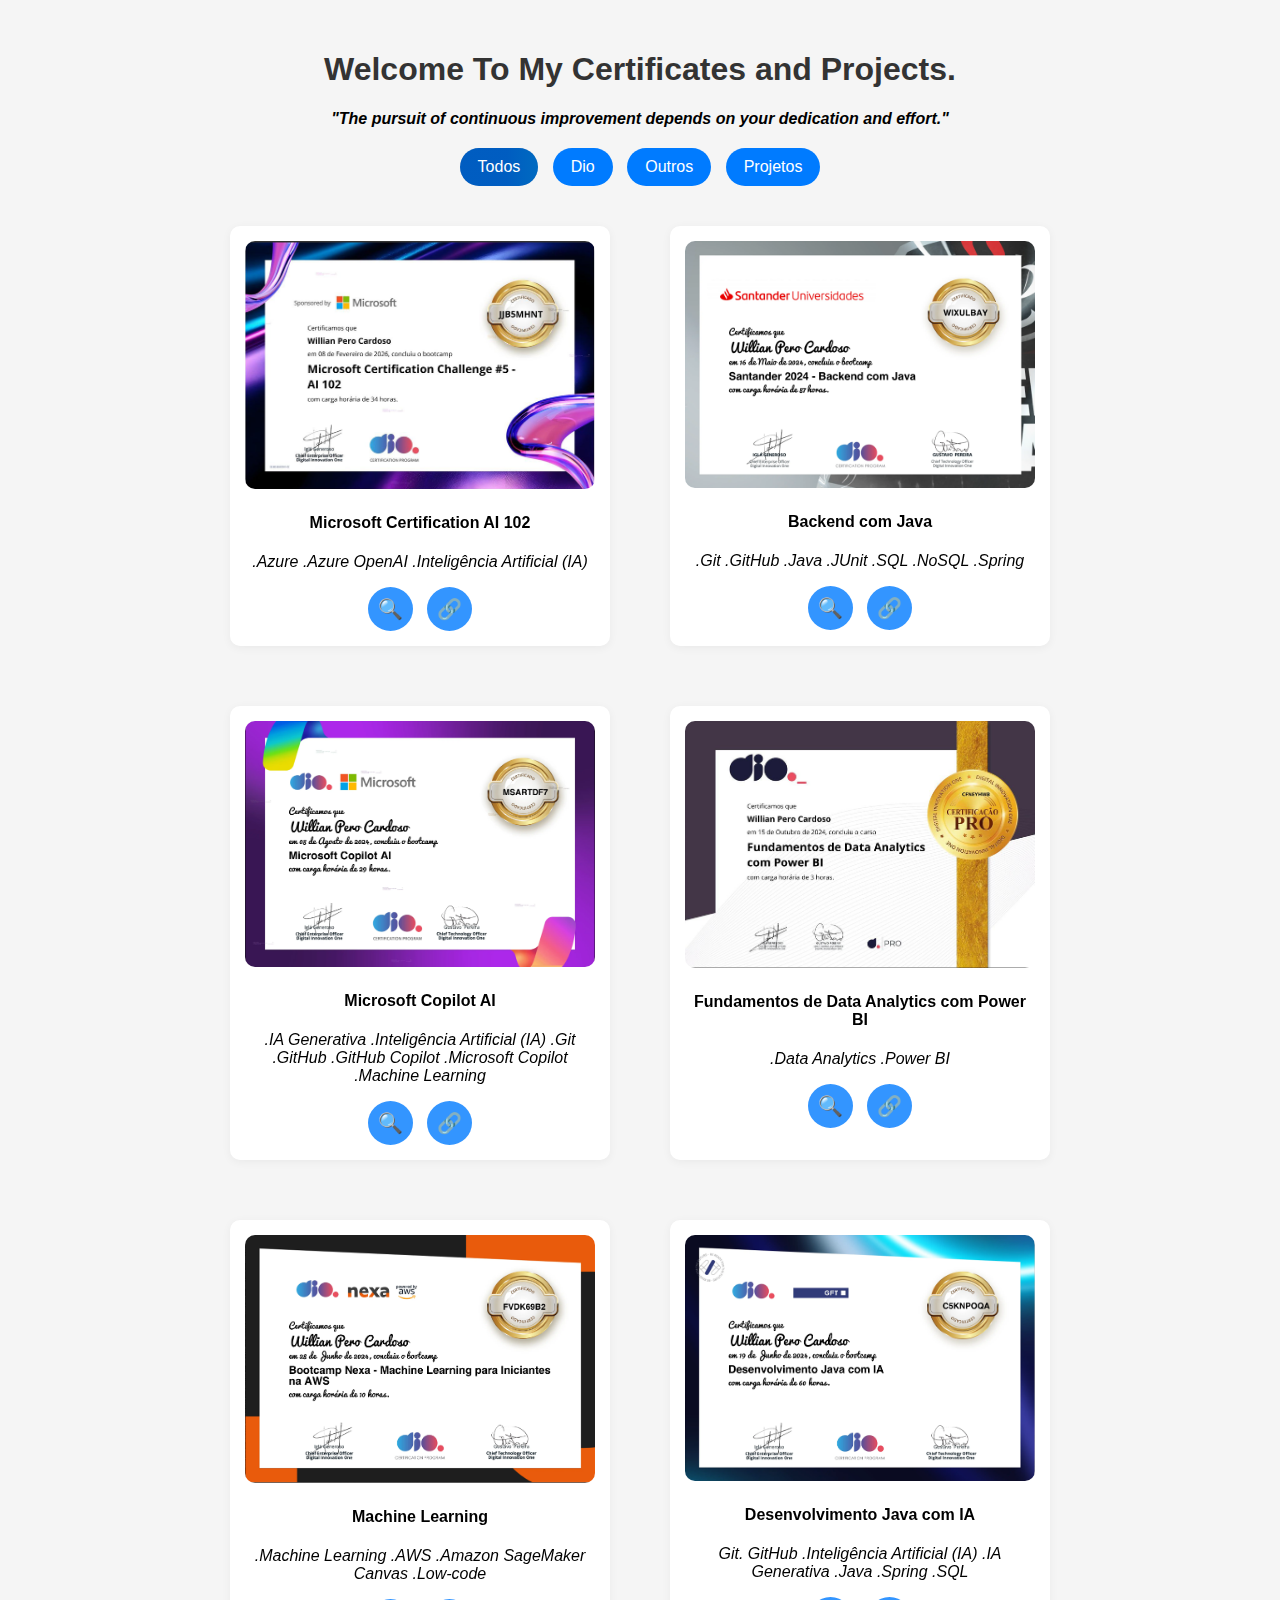
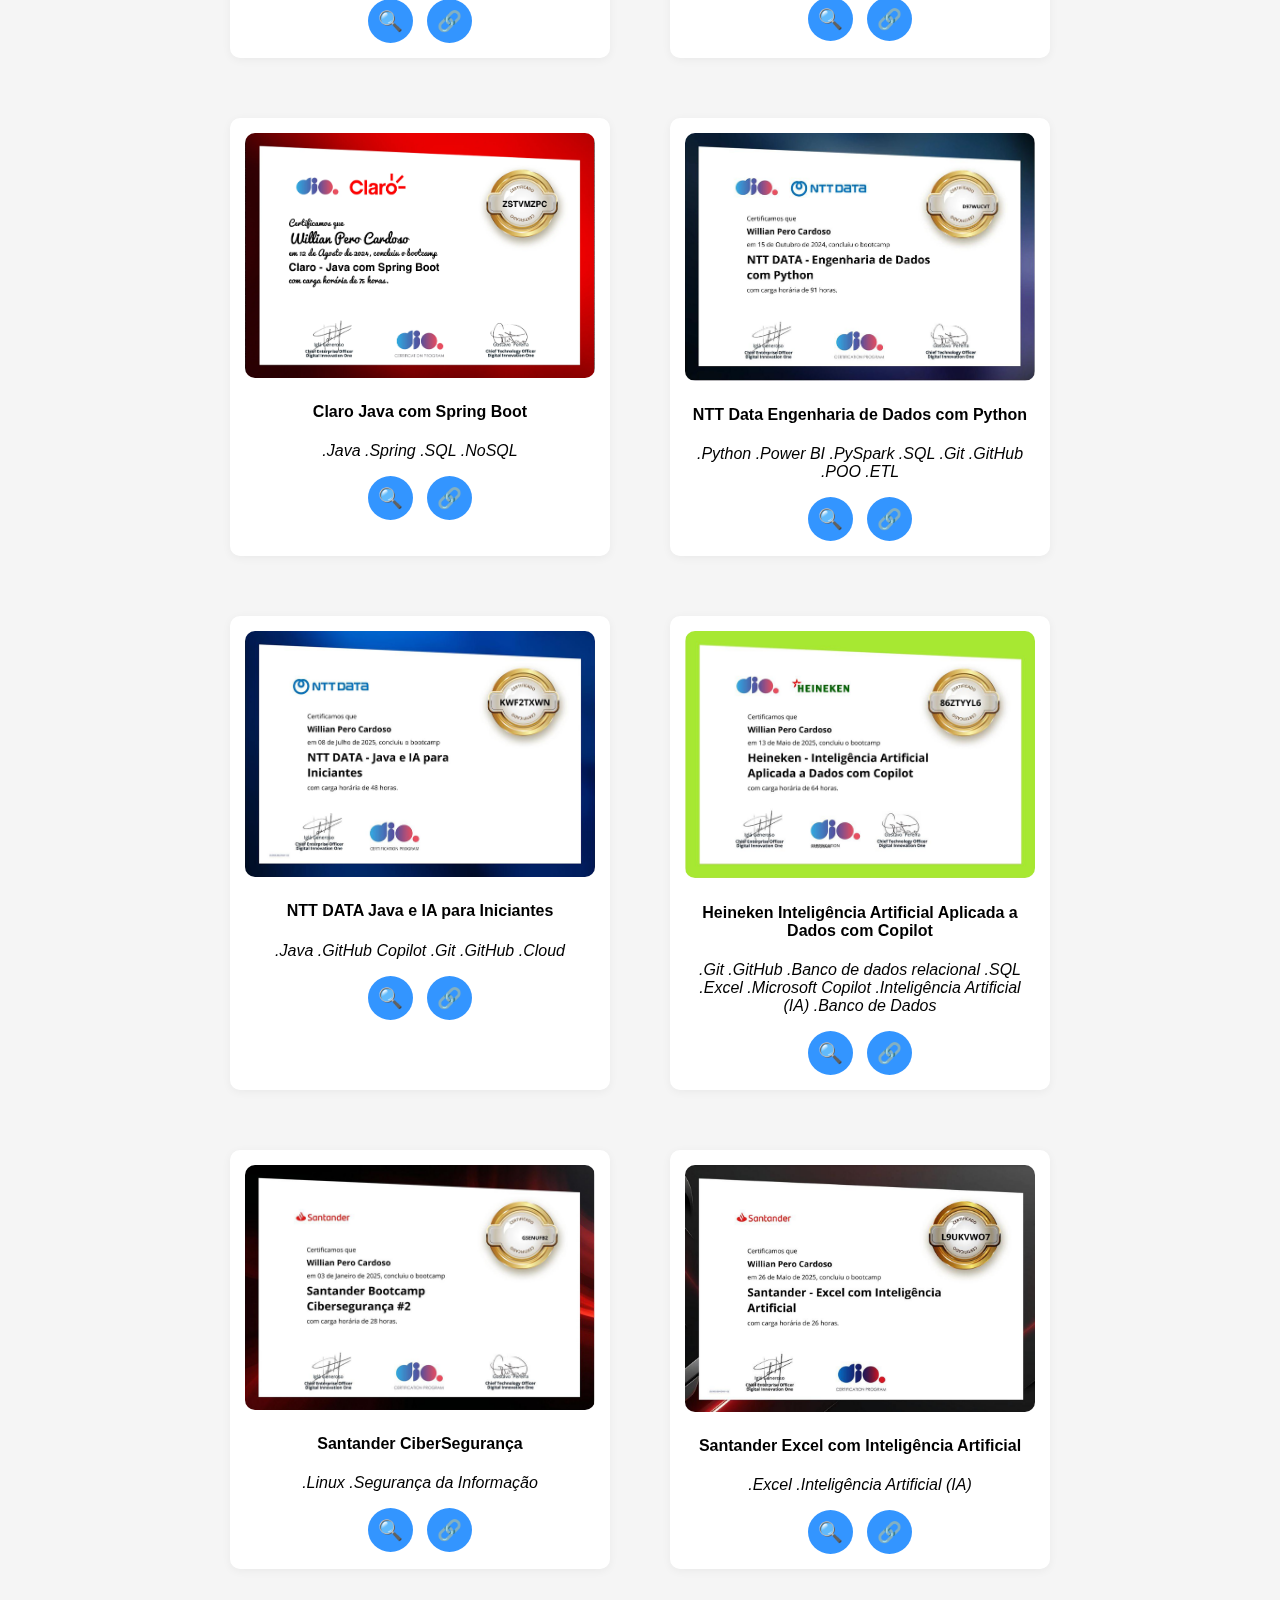
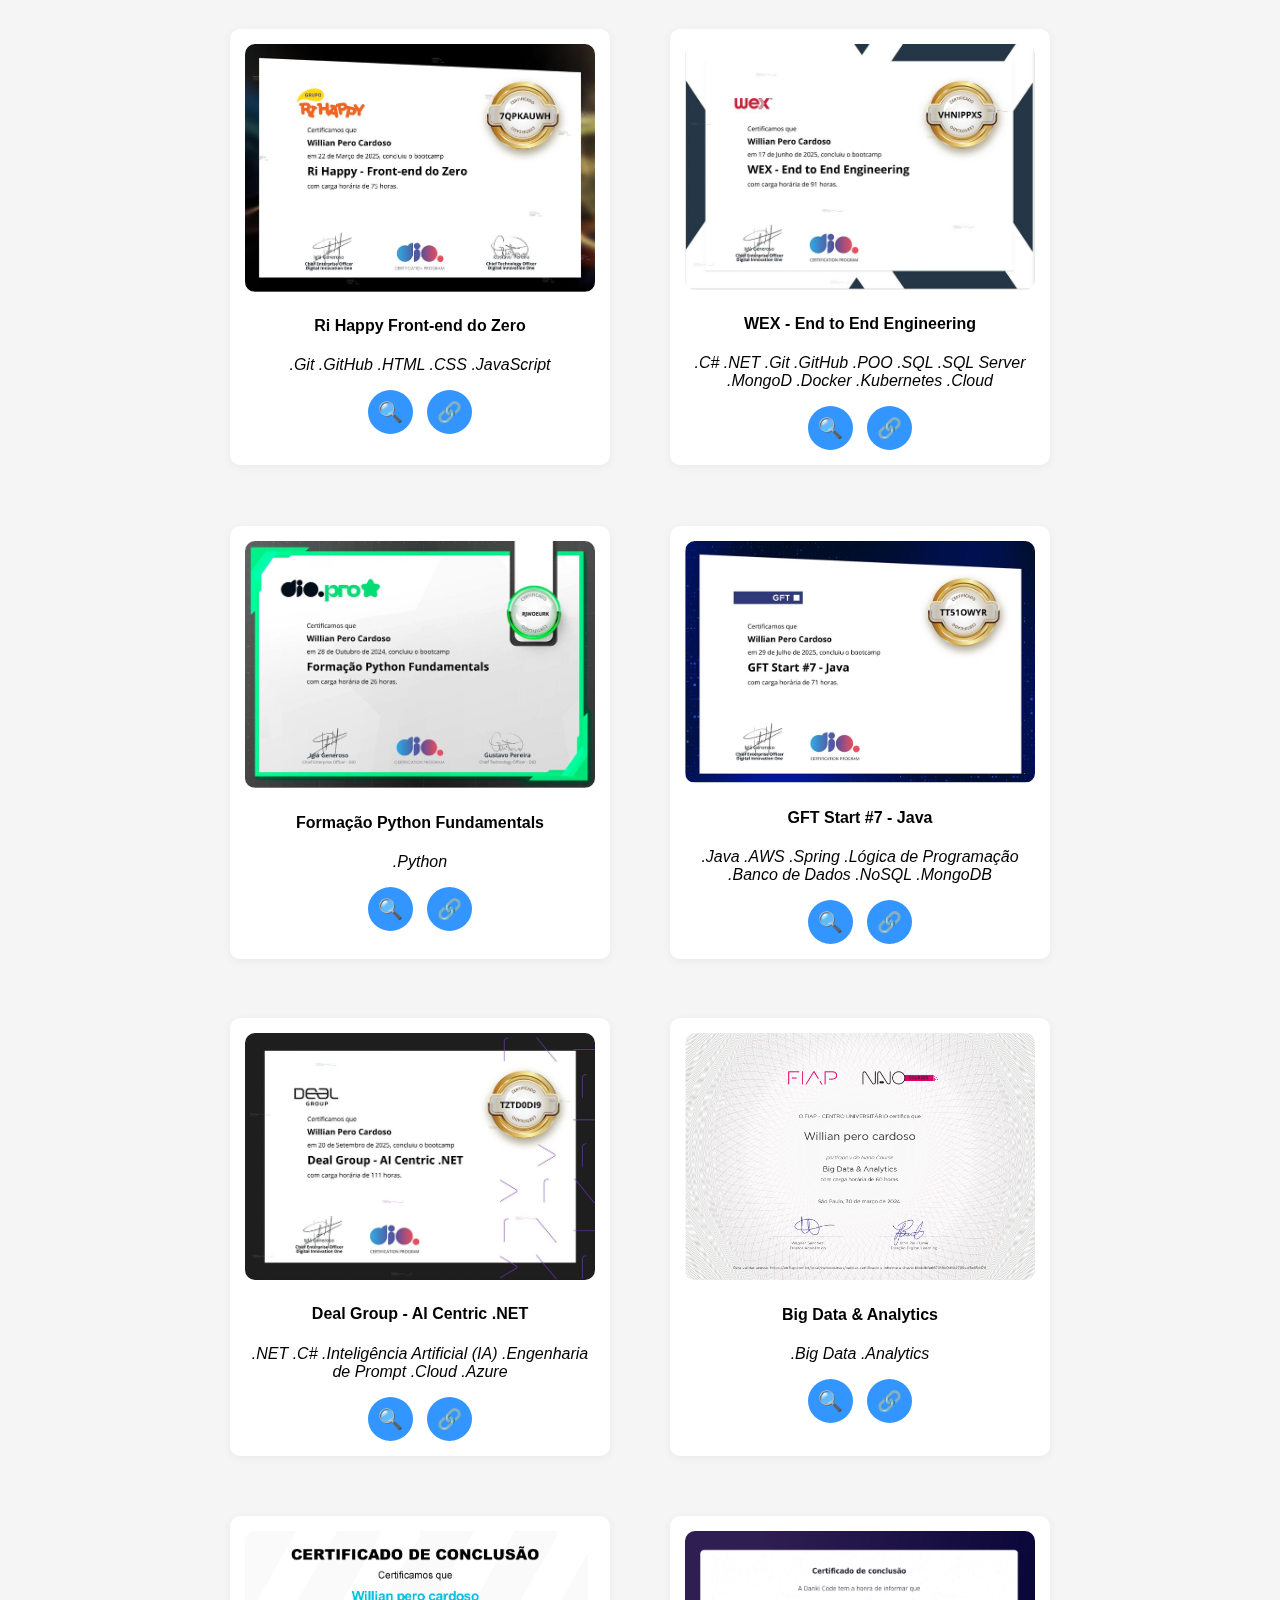
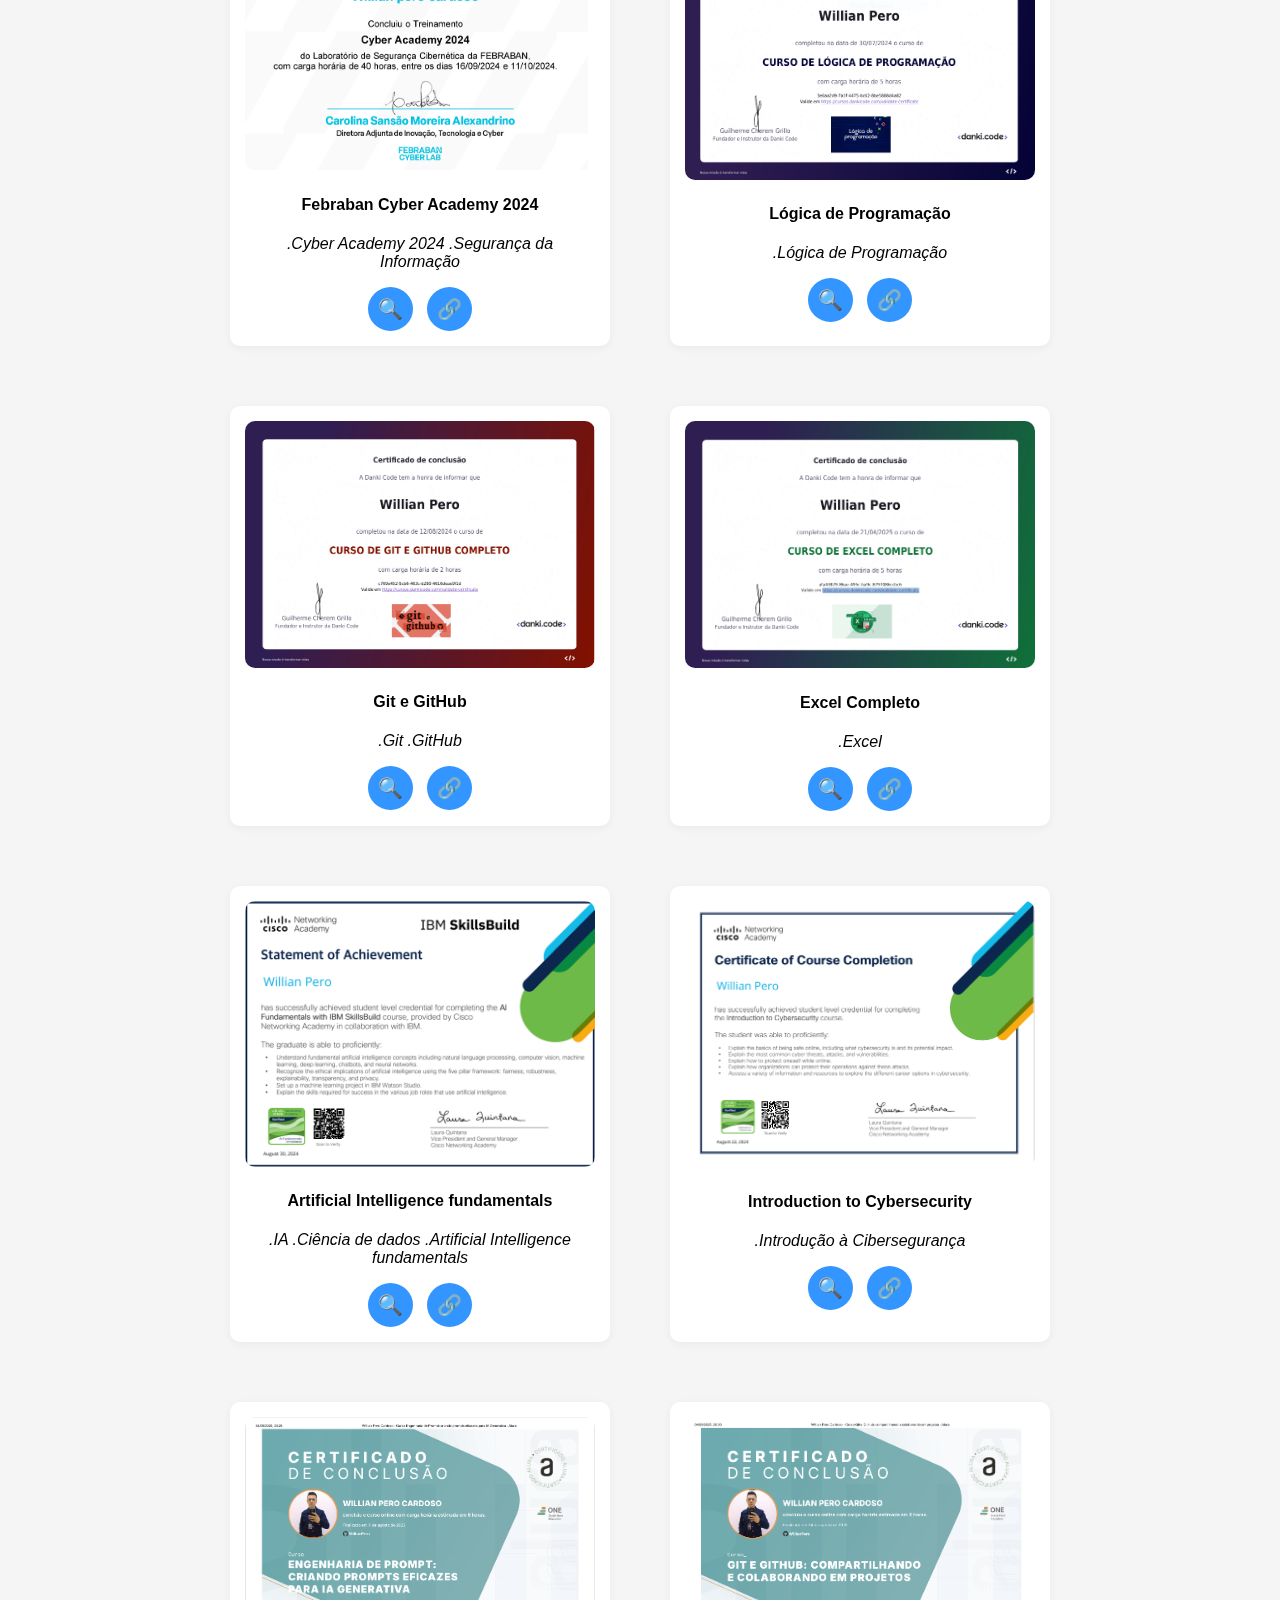
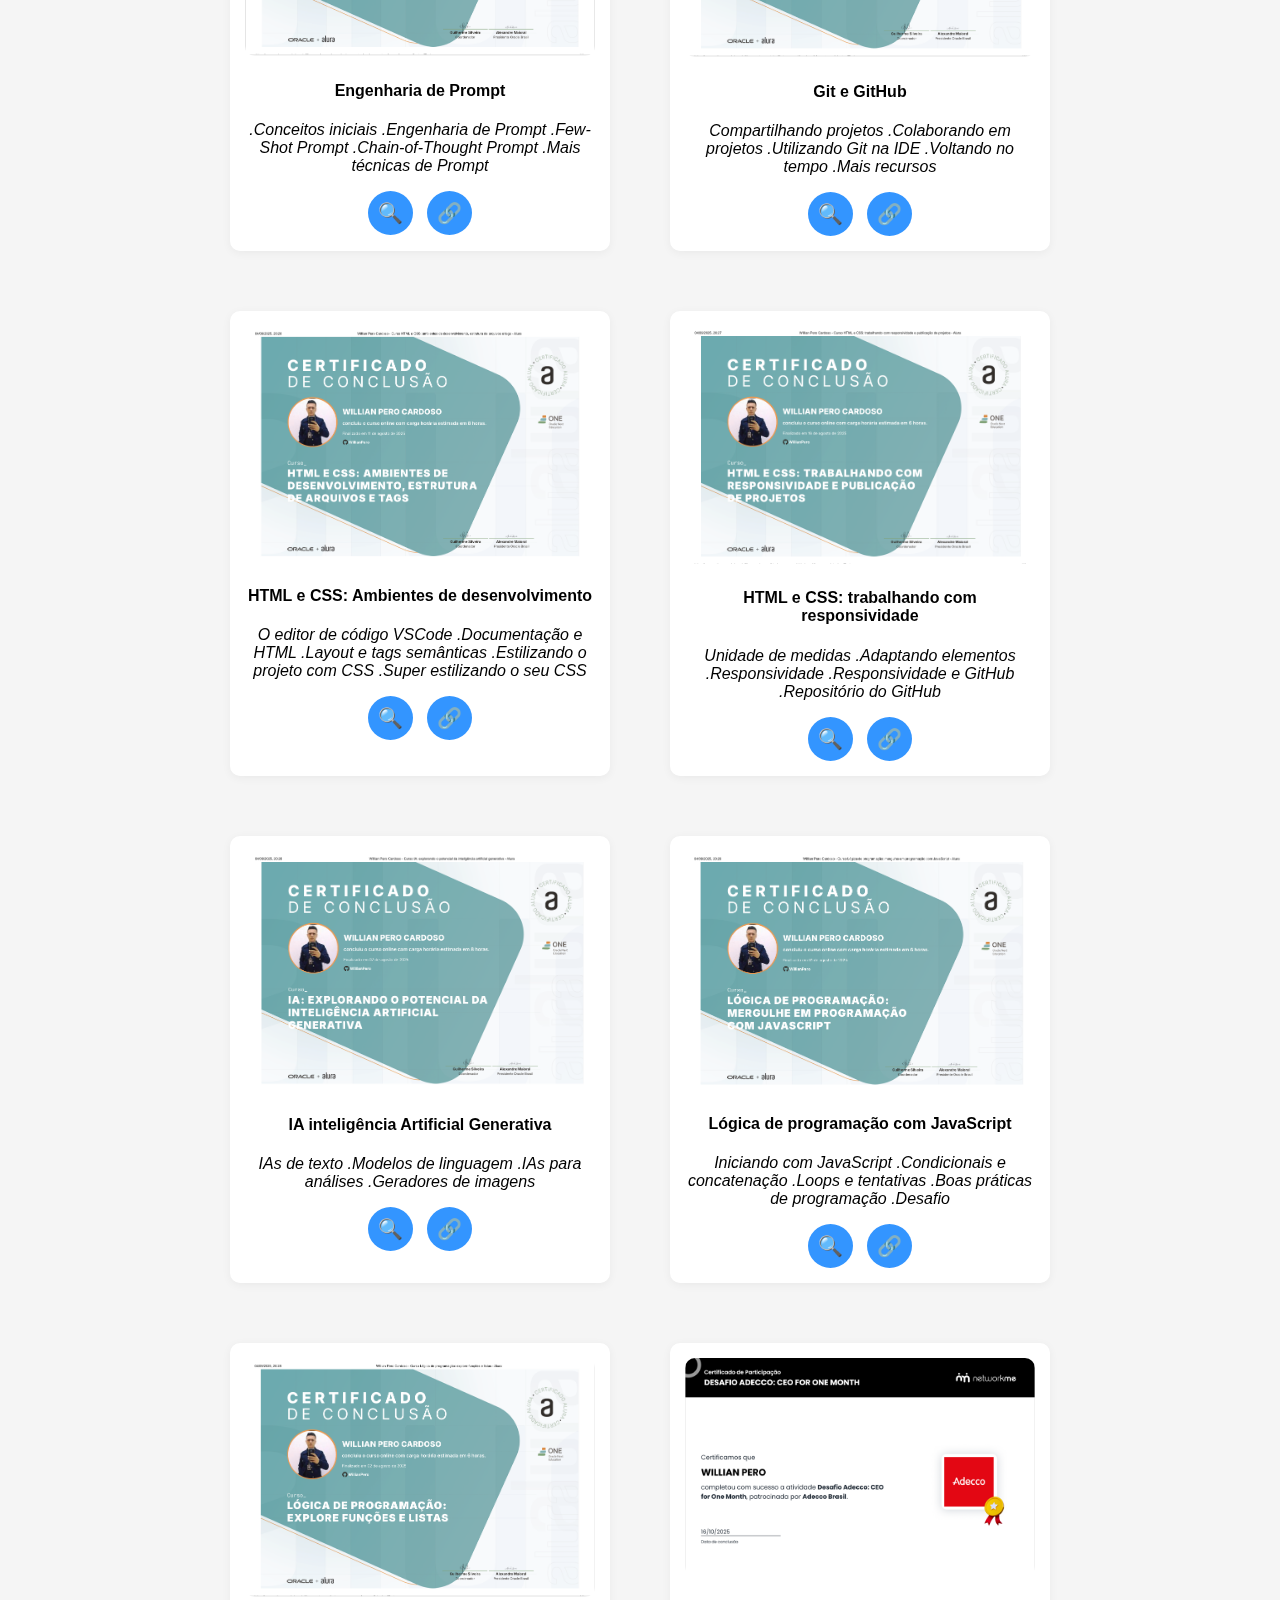
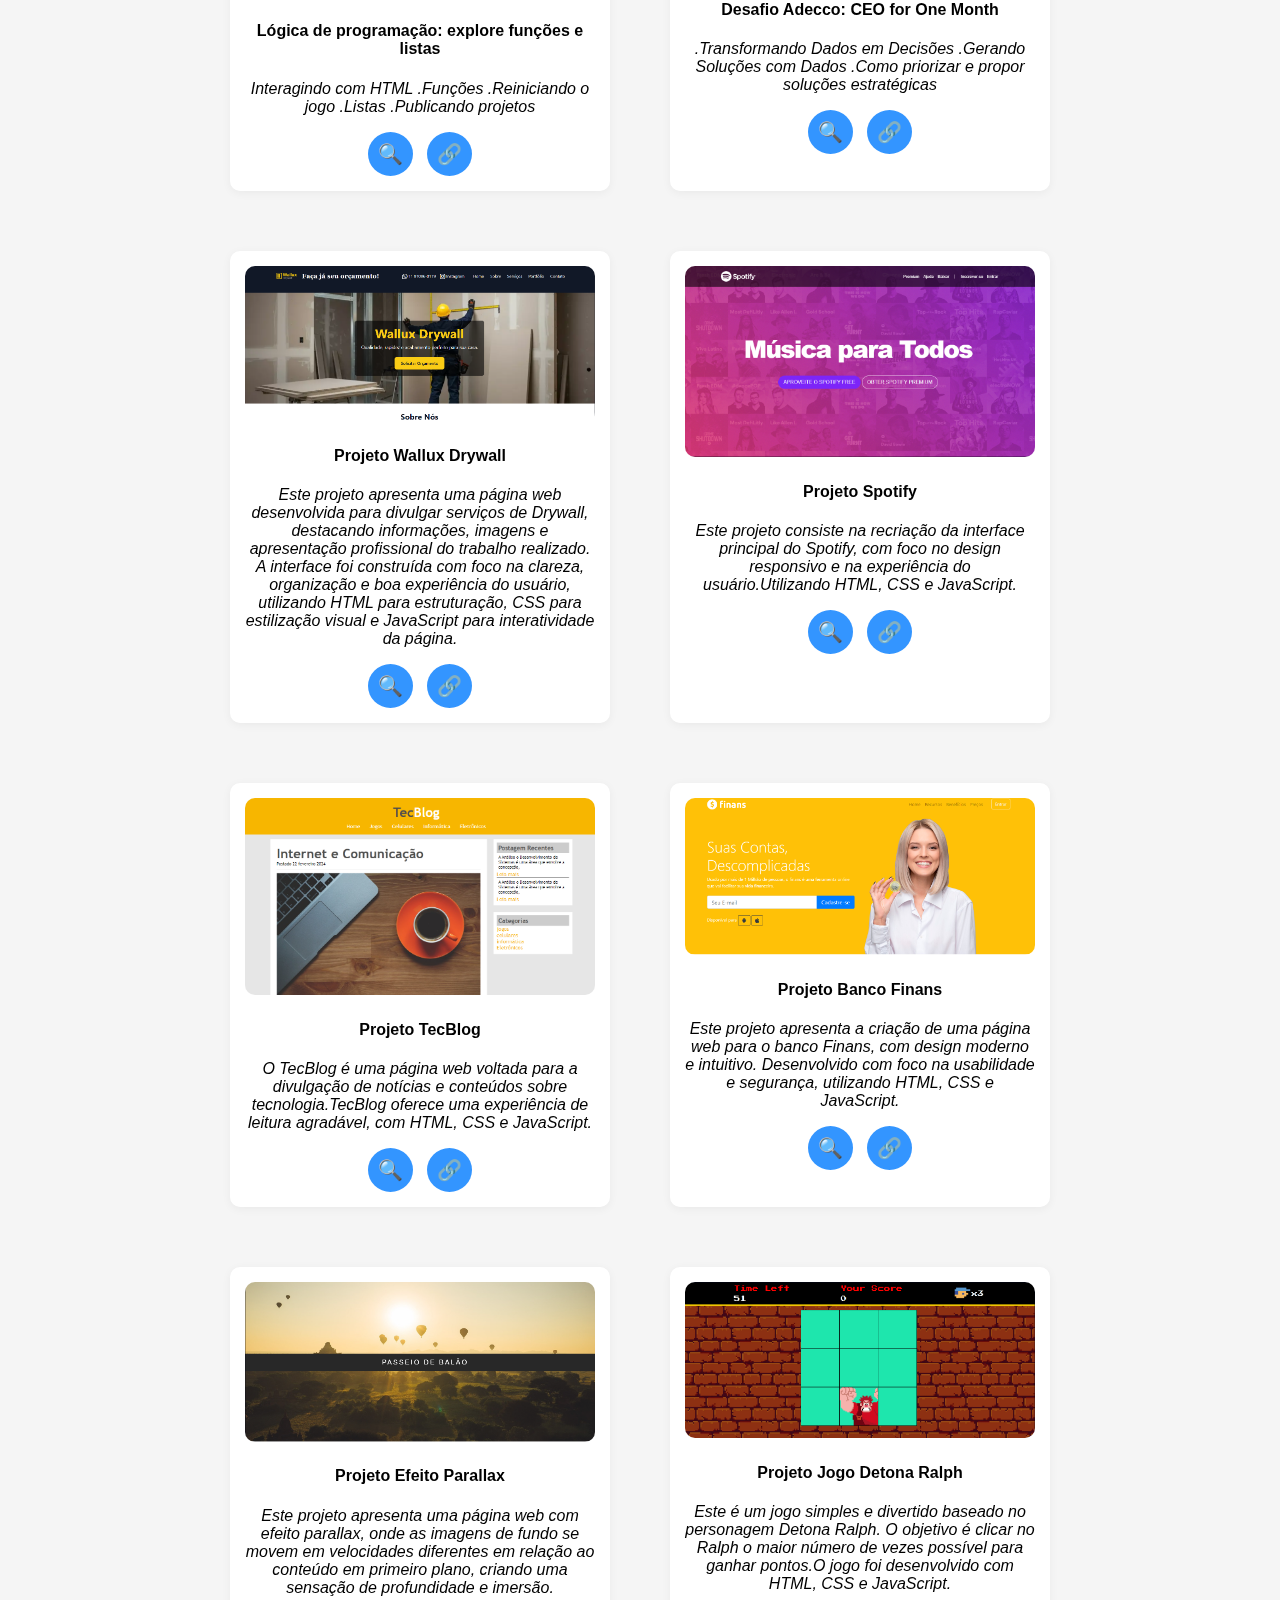
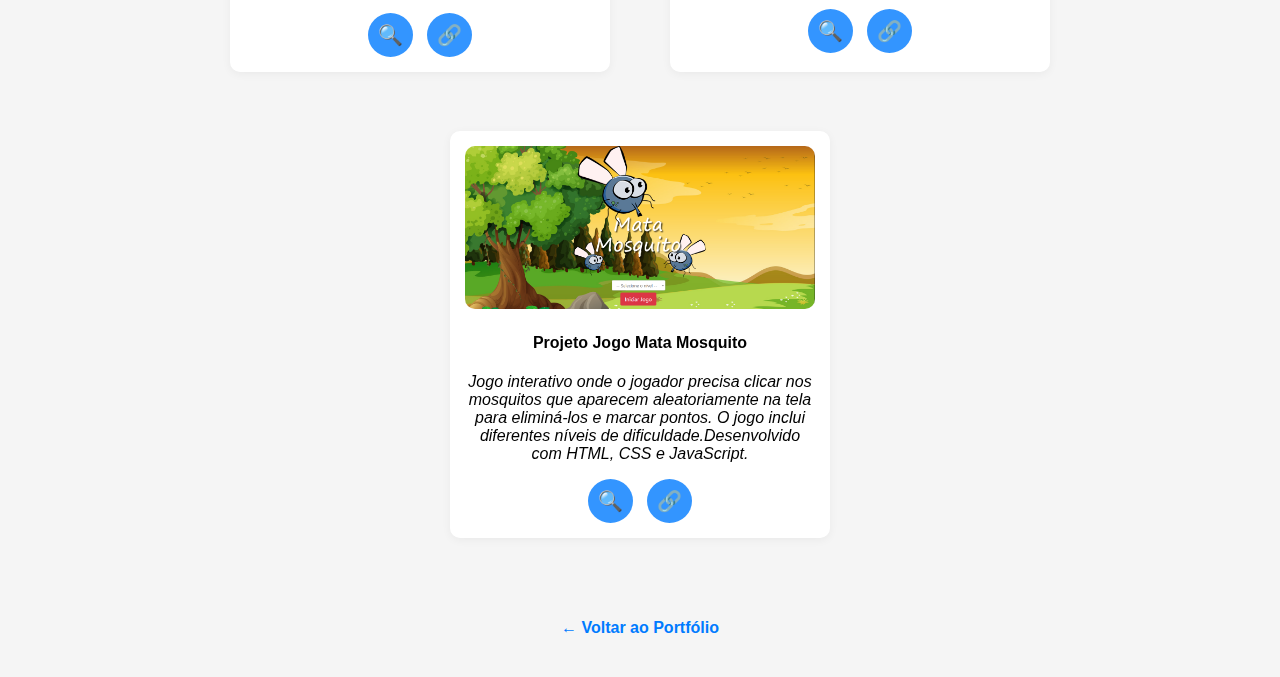
<file: certificados.html>
<!DOCTYPE html>
<html lang="pt-BR">
<head>
  <meta charset="UTF-8" />
  <meta name="viewport" content="width=device-width, initial-scale=1" />
  <title>Certificados e Projetos</title>

  <style>
    body {
      font-family: 'Roboto', sans-serif;
      background-color: #f5f5f5;
      margin: 0;
      padding: 0;
    }
    h1 {
      text-align: center;
      color: #333;
      padding: 30px 10px 0;
    }
    p{
      font-style: italic;
    }
    .o portfolio-info {
      text-align: center;
    }
    .portfolio-info a {
      margin: 0 5px;
      padding: 10px;
      border-radius: 50%;
      background: rgba(0,123,255,0.8);
      color: white;
      text-decoration: none;
      font-size: 20px;
      display: inline-block;
      transition: transform 0.2s;
    }
    .portfolio-info a:hover {
      transform: scale(1.1);
    }
    a.voltar {
      display: block;
      margin: 40px auto;
      text-align: center;
      text-decoration: none;
      color: #007bff;
      font-weight: bold;
    }
    a.voltar:hover {
      color: #0056b3;
    }
    .portfolio-content {
      background: #fff;
      border-radius: 10px;
      overflow: hidden;
      box-shadow: 0 2px 10px rgba(0,0,0,0.05);
      max-width: 350px;
      margin: 20px;
      padding: 15px;
    }
    .portfolio-content img {
      width: 100%;
      border-radius: 10px;
    }
    .certificates-container {
      display: flex;
      justify-content: center;
      gap: 20px;
      flex-wrap: wrap;
      padding: 20px;
    }

    .filter-btn {
      background: #007bff;
      color: #fff;
      border: none;
      padding: 10px 18px;
      margin: 0 5px;
      border-radius: 20px;
      cursor: pointer;
      font-size: 16px;
      transition: background 0.2s;
    }
    .filter-btn.active,
    .filter-btn:hover {
      background: #0056b3;
    }

    .portfolio-content {
      transition: opacity 0.5s cubic-bezier(.4,0,.2,1), transform 0.5s cubic-bezier(.4,0,.2,1);
      opacity: 1;
      transform: translateY(0) scale(1);
      will-change: opacity, transform;
      pointer-events: auto;
    }
    .portfolio-content.hide {
      opacity: 0;
      transform: translateY(40px) scale(0.96);
      pointer-events: none;
    }
    .certificates-container {
      transition: filter 0.3s cubic-bezier(.4,0,.2,1);
    }
    .certificates-container.filtering {
      filter: blur(1px) brightness(0.98);
    }
    .filter-btn {
      position: relative;
      overflow: hidden;
      z-index: 1;
    }
    .filter-btn.active::after {
      content: '';
      position: absolute;
      left: 0; top: 0; right: 0; bottom: 0;
      background: linear-gradient(90deg, #007bff 60%, #00c6ff 100%);
      opacity: 0.18;
      z-index: -1;
      border-radius: 20px;
      animation: btn-glow 1.2s ease-in-out;
    }
    @keyframes btn-glow {
      0% { opacity: 0.4; }
      100% { opacity: 0.18; }
    }
  </style>
</head>
<body>
  <h1>Welcome To My Certificates and Projects.</h1>
  <p style="text-align: center; font-style: italic; font-weight: bold;">
    "The pursuit of continuous improvement depends on your dedication and effort."
  </p>

  <div style="text-align:center; margin: 20px 0;">
    <button class="filter-btn" data-filter="all">Todos</button>
    <button class="filter-btn" data-filter="dio">Dio</button>
    <button class="filter-btn" data-filter="outros">Outros</button>
    <button class="filter-btn" data-filter="projetos">Projetos</button>
 

               <!-------------DIO---------------->

  <section class="certificates-container">

    <div class="portfolio-content dio"> <!-- Microsoft Certification AI 102 -->
      <img src="assets/img/portfolio/azureAI102.png" alt="Certificado Microsoft Certification AI 102" />
      <div class="portfolio-info">
      <h4>Microsoft Certification AI 102</h4>
      <p>.Azure .Azure OpenAI .Inteligência Artificial (IA)</p>
      <a href="assets/img/portfolio/azureAI102.png" target="_blank" rel="noopener" title="Visualizar Certificado">&#128269;</a>
      <a href="https://hermes.dio.me/certificates/JJB5MHNT.pdf" target="_blank" rel="noopener" title="Mais Detalhes">&#128279;</a>
      </div>
    </div>

    <div class="portfolio-content dio"> <!-- Certificado Backend com Java -->
      <img src="assets/img/portfolio/Certificado-Backend-com-Java.png" alt="Certificado Backend com Java" />
      <div class="portfolio-info">
      <h4>Backend com Java</h4>
      <p>.Git .GitHub .Java .JUnit .SQL .NoSQL .Spring</p>
      <a href="assets/img/portfolio/Certificado-Backend-com-Java.png" target="_blank" rel="noopener" title="Visualizar Certificado">&#128269;</a>
      <a href="https://hermes.dio.me/certificates/WIXULBAY.pdf" target="_blank" rel="noopener" title="Mais Detalhes">&#128279;</a>
      </div>
    </div>

    <div class="portfolio-content dio"> <!-- Certificado Microsoft Copilot AI -->
      <img src="assets/img/portfolio/Certificado MIcrosoft Copilot AI.PNG" alt="Certificado Microsoft Copilot AI" />
      <div class="portfolio-info">
      <h4>Microsoft Copilot AI</h4>
      <p>.IA Generativa .Inteligência Artificial (IA) .Git .GitHub .GitHub Copilot .Microsoft Copilot .Machine Learning</p>
      <a href="assets/img/portfolio/Certificado MIcrosoft Copilot AI.PNG" target="_blank" rel="noopener" title="Visualizar Certificado">&#128269;</a>
      <a href="https://hermes.dio.me/certificates/MSARTDF7.pdf" target="_blank" rel="noopener" title="Mais Detalhes">&#128279;</a>
      </div>
    </div>

    <div class="portfolio-content dio"> <!--Fundamentos de Data Analytics com Power BI-->
      <img src="assets/img/portfolio/Fundamentos de Data Analytics com Power BI.PNG" alt="Fundamentos de Data Analytics com Power BI" />
      <div class="portfolio-info">
      <h4>Fundamentos de Data Analytics com Power BI</h4>
      <p>.Data Analytics .Power BI</p>
      <a href="assets/img/portfolio/Fundamentos de Data Analytics com Power BI.PNG" target="_blank" rel="noopener" title="Visualizar Certificado">&#128269;</a>
      <a href="https://hermes.dio.me/certificates/CFNEYHWB.pdf" target="_blank" rel="noopener" title="Mais Detalhes">&#128279;</a>
      </div>
    </div>
    
    <div class="portfolio-content dio"> <!-- Certificado Machine Learning -->
      <img src="assets/img/portfolio/Certificado-Machine-Learning.png" alt="Certificado Machine Learning" />
      <div class="portfolio-info">
      <h4>Machine Learning</h4>
      <p>.Machine Learning .AWS .Amazon SageMaker Canvas .Low-code</p>
      <a href="assets/img/portfolio/Certificado-Machine-Learning.png" target="_blank" rel="noopener" title="Visualizar Certificado">&#128269;</a>
      <a href="https://hermes.dio.me/certificates/FVDK69B2.pdf" target="_blank" rel="noopener" title="Mais Detalhes">&#128279;</a>
      </div>
    </div>

    <div class="portfolio-content dio"> <!-- Desenvolvimento Java com IA -->
      <img src="assets/img/portfolio/Certificado-Desenvolvimento-Java-IA.png" alt="Desenvolvimento Java com IA" />
      <div class="portfolio-info">
      <h4>Desenvolvimento Java com IA</h4>
      <p>Git. GitHub .Inteligência Artificial (IA) .IA Generativa .Java .Spring .SQL</p>
      <a href="assets/img/portfolio/Certificado-Desenvolvimento-Java-IA.png" target="_blank" rel="noopener" title="Visualizar Certificado">&#128269;</a>
      <a href="https://hermes.dio.me/certificates/C5KNPOQA.pdf" target="_blank" rel="noopener" title="Mais Detalhes">&#128279;</a>
      </div>
    </div>

    <div class="portfolio-content dio"> <!-- Claro - Java com Spring Boot -->
      <img src="assets/img/portfolio/certificado-claro.PNG" alt="Claro - Java com Spring Boot" />
      <div class="portfolio-info">
      <h4>Claro Java com Spring Boot</h4>
      <p>.Java .Spring .SQL .NoSQL</p>
      <a href="assets/img/portfolio/certificado-claro.PNG" target="_blank" rel="noopener" title="Visualizar Certificado">&#128269;</a>
      <a href="https://hermes.dio.me/certificates/ZSTVMZPC.pdf" target="_blank" rel="noopener" title="Mais Detalhes">&#128279;</a>
      </div>
    </div>

    <div class="portfolio-content dio"> <!--NTT Data Engenharia de Dados com Python-->
      <img src="assets/img/portfolio/NTT Data Engenharia de Dados com Python.PNG" alt="NTT Data Engenharia de Dados com Python" />
      <div class="portfolio-info">
      <h4>NTT Data Engenharia de Dados com Python</h4>
      <p>.Python .Power BI .PySpark .SQL .Git .GitHub .POO .ETL</p>
      <a href="assets/img/portfolio/NTT Data Engenharia de Dados com Python.PNG" target="_blank" rel="noopener" title="Visualizar Certificado">&#128269;</a>
      <a href="https://hermes.dio.me/certificates/D97WUCVT.pdf" target="_blank" rel="noopener" title="Mais Detalhes">&#128279;</a>
      </div>
    </div>

    <div class="portfolio-content dio"> <!--NTT DATA Java e IA para Iniciantes-->
      <img src="assets/img/portfolio/NTTDATA_JAVAEIAPARAINICIANTES.PNG" alt="NTT DATA Java e IA para Iniciantes" />
      <div class="portfolio-info">
      <h4>NTT DATA Java e IA para Iniciantes</h4>
      <p>.Java .GitHub Copilot .Git .GitHub .Cloud</p>
      <a href="assets/img/portfolio/NTTDATA_JAVAEIAPARAINICIANTES.PNG" target="_blank" rel="noopener" title="Visualizar Certificado">&#128269;</a>
      <a href="https://hermes.dio.me/certificates/WYQZXFB5.pdf" target="_blank" rel="noopener" title="Mais Detalhes">&#128279;</a>
      </div>
    </div>

    <div class="portfolio-content dio"> <!--Heineken - Inteligência Artificial -->
      <img src="assets/img/portfolio/Heineken - Inteligência Artificial Aplicada a Dados com Copilot.PNG" alt="Heineken - Inteligência Artificial Aplicada a Dados com Copilot" />
      <div class="portfolio-info">
      <h4>Heineken Inteligência Artificial Aplicada a Dados com Copilot</h4>
      <p>.Git .GitHub .Banco de dados relacional .SQL .Excel .Microsoft Copilot .Inteligência Artificial (IA) .Banco de Dados</p>
      <a href="assets/img/portfolio/Heineken - Inteligência Artificial Aplicada a Dados com Copilot.PNG" target="_blank" rel="noopener" title="Visualizar Certificado">&#128269;</a>
      <a href="https://hermes.dio.me/certificates/86ZTYYL6.pdf" target="_blank" rel="noopener" title="Mais Detalhes">&#128279;</a>
      </div>
    </div>

    <div class="portfolio-content dio"> <!--Santander CiberSegurança-->
      <img src="assets/img/portfolio/certificado-cibersegurança-satander.PNG" alt="Bootcamp Santander CiberSegurança" />
      <div class="portfolio-info">
      <h4>Santander CiberSegurança</h4>
      <p>.Linux .Segurança da Informação</p>
      <a href="assets/img/portfolio/certificado-cibersegurança-satander.PNG" target="_blank" rel="noopener" title="Visualizar Certificado">&#128269;</a>
      <a href="https://hermes.dio.me/certificates/GSENUFB2.pdf" target="_blank" rel="noopener" title="Mais Detalhes">&#128279;</a>
      </div>
    </div>

    <div class="portfolio-content dio"> <!-- Excel com Inteligência Artificial -->
      <img src="assets/img/portfolio/Santander - Excel com Inteligência Artificial.PNG" alt="Santander - Excel com Inteligência Artificial" />
      <div class="portfolio-info">
      <h4>Santander Excel com Inteligência Artificial</h4>
      <p>.Excel .Inteligência Artificial (IA)</p>
      <a href="assets/img/portfolio/Santander - Excel com Inteligência Artificial.PNG" target="_blank" rel="noopener" title="Visualizar Certificado">&#128269;</a>
      <a href="https://hermes.dio.me/certificates/L9UKVWO7.pdf" target="_blank" rel="noopener" title="Mais Detalhes">&#128279;</a>
      </div>
    </div>

    <div class="portfolio-content dio"> <!-- Ri Happy - Front-end do Zero -->
      <img src="assets/img/portfolio/Certificado-RiHappy-FrontEndDoZero.PNG" alt="Ri Happy - Front-end do Zero" />
      <div class="portfolio-info">
      <h4>Ri Happy Front-end do Zero</h4>
      <p>.Git .GitHub .HTML .CSS .JavaScript</p>
      <a href="assets/img/portfolio/Certificado-RiHappy-FrontEndDoZero.PNG" target="_blank" rel="noopener" title="Visualizar Certificado">&#128269;</a>
      <a href="https://hermes.dio.me/certificates/7QPKAUWH.pdf" target="_blank" rel="noopener" title="Mais Detalhes">&#128279;</a>
      </div>
    </div>

    <div class="portfolio-content dio"> <!-- WEX - End to End Engineering -->
      <img src="assets/img/portfolio/WEX - End to End Engineering.PNG" alt="WEX - End to End Engineering" />
      <div class="portfolio-info">
      <h4>WEX - End to End Engineering</h4>
      <p> .C# .NET .Git .GitHub .POO .SQL .SQL Server .MongoD .Docker .Kubernetes .Cloud </p>
      <a href="assets/img/portfolio/WEX - End to End Engineering.PNG" target="_blank" rel="noopener" title="Visualizar Certificado">&#128269;</a>
      <a href="https://hermes.dio.me/certificates/VHNIPPXS.pdf" target="_blank" rel="noopener" title="Mais Detalhes">&#128279;</a>
      </div>
    </div>

    <div class="portfolio-content dio"> <!-- Formação Python Fundamentals -->
      <img src="assets/img/portfolio/certificado python.PNG" alt="Formação Python Fundamentals" />
      <div class="portfolio-info">
      <h4>Formação Python Fundamentals</h4>
      <p>.Python</p>
      <a href="assets/img/portfolio/certificado python.PNG" target="_blank" rel="noopener" title="Visualizar Certificado">&#128269;</a>
      <a href="https://hermes.dio.me/certificates/RJWOEURK.pdf" target="_blank" rel="noopener" title="Mais Detalhes">&#128279;</a>
      </div>
    </div>

    <div class="portfolio-content dio"> <!-- GFT Start #7 - Java -->
      <img src="assets/img/portfolio/certificadoGFTstartJAVA.PNG" alt="GFT Start #7 - Java" />
      <div class="portfolio-info">
      <h4>GFT Start #7 - Java</h4>
      <p>.Java .AWS .Spring .Lógica de Programação .Banco de Dados .NoSQL .MongoDB</p>
      <a href="assets/img/portfolio/certificadoGFTstartJAVA.PNG" target="_blank" rel="noopener" title="Visualizar Certificado">&#128269;</a>
      <a href="https://hermes.dio.me/certificates/TT51OWYR.pdf" target="_blank" rel="noopener" title="Mais Detalhes">&#128279;</a>
      </div>
    </div>

    <div class="portfolio-content dio"> <!-- Deal Group - AI Centric .NET -->
      <img src="assets/img/portfolio/Deal Group-aicentric.net.PNG" alt="Deal Group - AI Centric .NET" />
      <div class="portfolio-info">
      <h4>Deal Group - AI Centric .NET</h4>
      <p>.NET .C# .Inteligência Artificial (IA) .Engenharia de Prompt .Cloud .Azure</p>
      <a href="assets/img/portfolio/Deal Group-aicentric.net.PNG" target="_blank" rel="noopener" title="Visualizar Certificado">&#128269;</a>
      <a href="https://hermes.dio.me/certificates/TZTD0DI9.pdf" target="_blank" rel="noopener" title="Mais Detalhes">&#128279;</a>
      </div>
    </div>

               <!-------------Outros--------------->

    <div class="portfolio-content outros"> <!-- Certificado Big Data & Analytics -->
      <img src="assets/img/portfolio/certificado-fiap Big Data & Analytics.png" alt="Certificado Big Data & Analytics" />
      <div class="portfolio-info">
      <h4>Big Data & Analytics</h4>
      <p>.Big Data .Analytics</p>
      <a href="assets/img/portfolio/certificado-fiap Big Data & Analytics.png" target="_blank" rel="noopener" title="Visualizar Certificado">&#128269;</a>
      <a href="https://on.fiap.com.br/local/nanocourses/gerar_certificado.php?chave=bb4dbfe667018b04102799ed3a65d176&action=view" target="_blank" rel="noopener" title="Mais Detalhes">&#128279;</a>
      </div>
    </div>

    <div class="portfolio-content outros"> <!-- Cyber Academy 2024 -->
      <img src="assets/img/portfolio/cyber febraban.PNG" alt="Cyber Academy 2024" />
      <div class="portfolio-info">
        <h4>Febraban Cyber Academy 2024</h4>
        <p>.Cyber Academy 2024 .Segurança da Informação</p>
        <a href="assets/img/portfolio/cyber febraban.PNG" target="_blank" rel="noopener" title="Visualizar Certificado">&#128269;</a>
        <a href="file:///C:/Users/William%20Pero/Desktop/Certificados/Certificate%20Cyber%20Academy%202024.pdf" target="_blank" rel="noopener" title="Mais Detalhes">&#128279;</a>
      </div>
    </div>

    <div class="portfolio-content outros"> <!-- Certificado Lógica de Programação -->
      <img src="assets/img/portfolio/LógicadaProgramação.PNG" alt="Certificado Lógica de Programação" />
      <div class="portfolio-info">
      <h4>Lógica de Programação</h4>
      <p>.Lógica de Programação</p>
      <a href="assets/img/portfolio/LógicadaProgramação.PNG" target="_blank" rel="noopener" title="Visualizar Certificado">&#128269;</a>
      <a href="https://cursos.dankicode.com/api/certificados/3e6aa2d9-7a1f-4475-bc62-8be5888d4a82" target="_blank" rel="noopener" title="Mais Detalhes">&#128279;</a>
      </div>
    </div>

    <div class="portfolio-content outros"> <!-- Git e GitHub Completo -->
      <img src="assets/img/portfolio/Git Github DankiCode.PNG" alt="Git e GitHub Completo" />
      <div class="portfolio-info">
        <h4>Git e GitHub</h4>
        <p>.Git .GitHub</p>
        <a href="assets/img/portfolio/Git Github DankiCode.PNG" target="_blank" rel="noopener" title="Visualizar Certificado">&#128269;</a>
        <a href="https://cursos.dankicode.com/api/certificados/c769e452-5cb6-463c-b280-4616deae9f1d" target="_blank" rel="noopener" title="Mais Detalhes">&#128279;</a>
      </div>
    </div>

    <div class="portfolio-content outros"> <!-- Excel Completo -->
      <img src="assets/img/portfolio/Curso de excel.PNG" alt="Excel Completo" />
      <div class="portfolio-info">
        <h4>Excel Completo</h4>
        <p>.Excel </p>
        <a href="assets/img/portfolio/Curso de excel.PNG" target="_blank" rel="noopener" title="Visualizar Certificado">&#128269;</a>
        <a href="https://cursos.dankicode.com/api/certificados/afa43829-86ae-495c-ba9c-8797086ccbc6" target="_blank" rel="noopener" title="Mais Detalhes">&#128279;</a>
      </div>
    </div>

    <div class="portfolio-content outros"> <!-- Cisco-IBM SkillsBuild -->
      <img src="assets/img/portfolio/Cisco  Artificial Intelligence fundamentals.PNG" alt="Artificial Intelligence fundamentals" />
      <div class="portfolio-info">
        <h4>Artificial Intelligence fundamentals</h4>
        <p>.IA  .Ciência de dados .Artificial Intelligence fundamentals</p>
        <a href="assets/img/portfolio/Cisco  Artificial Intelligence fundamentals.PNG" target="_blank" rel="noopener" title="Visualizar Certificado">&#128269;</a>
        <a href="https://www.credly.com/badges/2b00c185-a0d9-433e-8f4b-e5b8f224364d/public_url" target="_blank" rel="noopener" title="Mais Detalhes">&#128279;</a>
      </div>
    </div>

    <div class="portfolio-content outros"> <!-- Cisco-Networking Academy -->
      <img src="assets/img/portfolio/Cisco-Introduction to Cybersecurity.PNG" alt="Introduction to Cybersecurity" />
      <div class="portfolio-info">
        <h4>Introduction to Cybersecurity</h4>
        <p>.Introdução à Cibersegurança</p>
        <a href="assets/img/portfolio/Cisco-Introduction to Cybersecurity.PNG" target="_blank" rel="noopener" title="Visualizar Certificado">&#128269;</a>
        <a href="https://www.credly.com/badges/e1bb5a99-df63-4c94-a99a-4e458ca0c5dc/public_url" target="_blank" rel="noopener" title="Mais Detalhes">&#128279;</a>
      </div>
    </div>

    <div class="portfolio-content outros"> <!-- Engenharia de Prompt-Alura -->
      <img src="assets/img/portfolio/engenharia de Prompt alura.PNG" alt="Engenharia de Prompt" />
      <div class="portfolio-info">
        <h4>Engenharia de Prompt</h4>
        <p>.Conceitos iniciais .Engenharia de Prompt .Few-Shot Prompt .Chain-of-Thought Prompt .Mais técnicas de Prompt</p>
        <a href="assets/img/portfolio/engenharia de Prompt alura.PNG" target="_blank" rel="noopener" title="Visualizar Certificado">&#128269;</a>
        <a href="https://cursos.alura.com.br/user/willian-pero/course/engenharia-prompt-criando-prompts-eficazes-ia-generativa/certificate" target="_blank" rel="noopener" title="Mais Detalhes">&#128279;</a>
      </div>
    </div>

    <div class="portfolio-content outros"> <!-- Git e GitHub-Alura -->
      <img src="assets/img/portfolio/git github alura.PNG" alt="Git e GitHub" />
      <div class="portfolio-info">
        <h4>Git e GitHub</h4>
        <p>Compartilhando projetos .Colaborando em projetos .Utilizando Git na IDE .Voltando no tempo .Mais recursos</p>
        <a href="assets/img/portfolio/git github alura.PNG" target="_blank" rel="noopener" title="Visualizar Certificado">&#128269;</a>
        <a href="https://cursos.alura.com.br/user/willian-pero/course/git-github-compartilhando-colaborando-projetos/certificate" target="_blank" rel="noopener" title="Mais Detalhes">&#128279;</a>
      </div>
    </div>

    <div class="portfolio-content outros"> <!-- HTML e CSS ambientes de desenvolvimento-Alura -->
      <img src="assets/img/portfolio/html css desenvolvimento estrutura tags.PNG" alt="HTML e CSS" />
      <div class="portfolio-info">
        <h4>HTML e CSS: Ambientes de desenvolvimento</h4>
        <p>O editor de código VSCode .Documentação e HTML .Layout e tags semânticas .Estilizando o projeto com CSS .Super estilizando o seu CSS</p>
        <a href="assets/img/portfolio/html css desenvolvimento estrutura tags.PNG" target="_blank" rel="noopener" title="Visualizar Certificado">&#128269;</a>
        <a href="https://cursos.alura.com.br/user/willian-pero/course/html-css-ambiente-arquivos-tags/certificate" target="_blank" rel="noopener" title="Mais Detalhes">&#128279;</a>
      </div>
    </div>

    <div class="portfolio-content outros"> <!-- HTML e CSS: trabalhando com responsividade-ALura -->
      <img src="assets/img/portfolio/html css trabalhando resposividade.PNG" alt="HTML e CSS: trabalhando com responsividade" />
      <div class="portfolio-info">
        <h4>HTML e CSS: trabalhando com responsividade</h4>
        <p>Unidade de medidas .Adaptando elementos .Responsividade .Responsividade e GitHub .Repositório do GitHub</p>
        <a href="assets/img/portfolio/html css trabalhando resposividade.PNG" target="_blank" rel="noopener" title="Visualizar Certificado">&#128269;</a>
        <a href="https://cursos.alura.com.br/user/willian-pero/course/html-css-responsividade-publicacao-projetos/certificate" target="_blank" rel="noopener" title="Mais Detalhes">&#128279;</a>
      </div>
    </div>

    <div class="portfolio-content outros"> <!-- IA inteligência Artificial Generativa-Alura -->
      <img src="assets/img/portfolio/ia generativa alura.PNG" alt="IA inteligência Artificial Generativa" />
      <div class="portfolio-info">
        <h4>IA inteligência Artificial Generativa</h4>
        <p>IAs de texto .Modelos de linguagem .IAs para análises .Geradores de imagens</p>
        <a href="assets/img/portfolio/ia generativa alura.PNG" target="_blank" rel="noopener" title="Visualizar Certificado">&#128269;</a>
        <a href="https://cursos.alura.com.br/user/willian-pero/course/ia-explorando-potencial-inteligencia-artificial-generativa/certificate" target="_blank" rel="noopener" title="Mais Detalhes">&#128279;</a>
      </div>
    </div>

    <div class="portfolio-content outros"> <!-- Lógica de programação com JavaScript-Alura -->
      <img src="assets/img/portfolio/logica com javascript.PNG" alt="Lógica de programação com JavaScript" />
      <div class="portfolio-info">
        <h4>Lógica de programação com JavaScript</h4>
        <p>Iniciando com JavaScript .Condicionais e concatenação .Loops e tentativas .Boas práticas de programação .Desafio</p>
        <a href="assets/img/portfolio/logica com javascript.PNG" target="_blank" rel="noopener" title="Visualizar Certificado">&#128269;</a>
        <a href="https://cursos.alura.com.br/user/willian-pero/course/logica-programacao-mergulhe-programacao-javascript/certificate" target="_blank" rel="noopener" title="Mais Detalhes">&#128279;</a>
      </div>
    </div>

    <div class="portfolio-content outros"> <!-- Lógica de programação: explore funções e listas-ALura -->
      <img src="assets/img/portfolio/logica de programação alura.PNG" alt="Lógica de programação: explore funções e listas" />
      <div class="portfolio-info">
        <h4>Lógica de programação: explore funções e listas</h4>
        <p>Interagindo com HTML .Funções .Reiniciando o jogo .Listas .Publicando projetos</p>
        <a href="assets/img/portfolio/logica de programação alura.PNG" target="_blank" rel="noopener" title="Visualizar Certificado">&#128269;</a>
        <a href="https://cursos.alura.com.br/user/willian-pero/course/logica-programacao-funcoes-listas/certificate" target="_blank" rel="noopener" title="Mais Detalhes">&#128279;</a>
      </div>
    </div>

    <div class="portfolio-content outros"> <!-- Desafio Adecco: CEO for One Month -->
      <img src="assets/img/portfolio/certificadoadecco.PNG" alt="Desafio Adecco: CEO for One Month" />
      <div class="portfolio-info">
        <h4>Desafio Adecco: CEO for One Month</h4>
        <p>.Transformando Dados em Decisões .Gerando Soluções com Dados .Como priorizar e propor soluções estratégicas</p>
        <a href="assets/img/portfolio/certificadoadecco.PNG" target="_blank" rel="noopener" title="Visualizar Certificado">&#128269;</a>
        <a href="https://media.networkme.io/simulatorcertificate/847bb2c2-563f-4235-97b5-3a155e254ae3/1e704fbd-c908-4fb8-964c-90da1c72ee09/desafio_adecco:_ceo_for_one_month_adecco_brasil_willian_pero.pdf" target="_blank" rel="noopener" title="Mais Detalhes">&#128279;</a>
      </div>
    </div>

                 <!-------------Projetos--------------->
<div class="portfolio-content projetos"> <!-- projeto Wallux -->
      <img src="assets/img/portfolio/PROJETOWALLUX.PNG" alt="Projeto 1" />
      <div class="portfolio-info">
        <h4>Projeto Wallux Drywall</h4>
        <p>Este projeto apresenta uma página web desenvolvida para divulgar serviços de Drywall, destacando informações, imagens e apresentação profissional do trabalho realizado. A interface foi construída com foco na clareza, organização e boa experiência do usuário, utilizando HTML para estruturação, CSS para estilização visual e JavaScript para interatividade da página.</p>
        <a href="assets/img/portfolio/PROJETOWALLUX.PNG" target="_blank" rel="noopener" title="Visualizar Projeto">&#128269;</a>
        <a href="https://willianpero.github.io/Projeto-Wallux/" target="_blank" rel="noopener" title="Ver no GitHub">&#128279;</a>
      </div>
    </div>

    <div class="portfolio-content projetos"> <!-- Projeto 1 -->
      <img src="assets/img/portfolio/spotify2.PNG" alt="Projeto 1" />
      <div class="portfolio-info">
        <h4>Projeto Spotify</h4>
        <p>Este projeto consiste na recriação da interface principal do Spotify, com foco no design responsivo e na experiência do usuário.Utilizando HTML, CSS e JavaScript.</p>
        <a href="assets/img/portfolio/spotify2.PNG" target="_blank" rel="noopener" title="Visualizar Projeto">&#128269;</a>
        <a href="https://willianpero.github.io/Projeto-Teste-Pagina_Spotify/" target="_blank" rel="noopener" title="Ver no GitHub">&#128279;</a>
      </div>
    </div>

    <div class="portfolio-content projetos"> <!-- Projeto 2 -->
      <img src="assets/img/portfolio/tecblog.PNG" alt="Projeto 2" />
      <div class="portfolio-info">
        <h4>Projeto TecBlog</h4>
        <p>O TecBlog é uma página web voltada para a divulgação de notícias e conteúdos sobre tecnologia.TecBlog oferece uma experiência de leitura agradável, com HTML, CSS e JavaScript.</p>
        <a href="assets/img/portfolio/tecblog.PNG" target="_blank" rel="noopener" title="Visualizar Projeto">&#128269;</a>
        <a href="https://willianpero.github.io/TecBlog/" target="_blank" rel="noopener" title="Ver no GitHub">&#128279;</a>
      </div>
    </div>

    <div class="portfolio-content projetos"> <!-- Projeto 3 -->
      <img src="assets/img/portfolio/bancofinans.PNG" alt="Projeto 2" />
      <div class="portfolio-info">
        <h4>Projeto Banco Finans</h4>
        <p>Este projeto apresenta a criação de uma página web para o banco Finans, com design moderno e intuitivo. Desenvolvido com foco na usabilidade e segurança, utilizando HTML, CSS e JavaScript.</p>
        <a href="assets/img/portfolio/bancofinans.PNG" target="_blank" rel="noopener" title="Visualizar Projeto">&#128269;</a>
        <a href="https://willianpero.github.io/Projeto-Finans/" target="_blank" rel="noopener" title="Ver no GitHub">&#128279;</a>
      </div>
    </div>

    <div class="portfolio-content projetos"> <!-- Projeto 4 -->
      <img src="assets/img/portfolio/paralax.PNG" alt="Projeto 2" />
      <div class="portfolio-info">
        <h4>Projeto Efeito Parallax</h4>
        <p>Este projeto apresenta uma página web com efeito parallax, onde as imagens de fundo se movem em velocidades diferentes em relação ao conteúdo em primeiro plano, criando uma sensação de profundidade e imersão.</p>
        <a href="assets/img/portfolio/paralax.PNG" target="_blank" rel="noopener" title="Visualizar Projeto">&#128269;</a>
        <a href="https://willianpero.github.io/Efeito-Parallax/" target="_blank" rel="noopener" title="Ver no GitHub">&#128279;</a>
      </div>
    </div>

    <div class="portfolio-content projetos"> <!-- Projeto 5 -->
      <img src="assets/img/portfolio/jogoDetonaRalph.PNG" alt="Projeto 2" />
      <div class="portfolio-info">
        <h4>Projeto Jogo Detona Ralph</h4>
        <p>Este é um jogo simples e divertido baseado no personagem Detona Ralph. O objetivo é clicar no Ralph o maior número de vezes possível para ganhar pontos.O jogo foi desenvolvido com HTML, CSS e JavaScript.</p>
        <a href="assets/img/portfolio/jogoDetonaRalph.PNG" target="_blank" rel="noopener" title="Visualizar Projeto">&#128269;</a>
        <a href="https://willianpero.github.io/Jogo-Detona-Ralph-Dio/" target="_blank" rel="noopener" title="Ver no GitHub">&#128279;</a>
      </div>
    </div>

    <div class="portfolio-content projetos"> <!-- Projeto 6 -->
      <img src="assets/img/portfolio/JogoMatamosquito.PNG" alt="Projeto 2" />
      <div class="portfolio-info">
        <h4>Projeto Jogo Mata Mosquito</h4>
        <p>Jogo interativo onde o jogador precisa clicar nos mosquitos que aparecem aleatoriamente na tela para eliminá-los e marcar pontos. O jogo inclui diferentes níveis de dificuldade.Desenvolvido com HTML, CSS e JavaScript.</p>
        <a href="assets/img/portfolio/JogoMatamosquito.PNG" target="_blank" rel="noopener" title="Visualizar Projeto">&#128269;</a>
        <a href="https://willianpero.github.io/Jogo-Mata-Mosquitos/index.html" target="_blank" rel="noopener" title="Ver no GitHub">&#128279;</a>
      </div>
    </div>
  
  </section>

  <a href="index.html" class="voltar">&larr; Voltar ao Portfólio</a>

  <script>
    document.addEventListener('DOMContentLoaded', function() {
      const buttons = document.querySelectorAll('.filter-btn');
      const certificates = document.querySelectorAll('.portfolio-content');

      buttons.forEach(btn => {
        btn.addEventListener('click', function() {
          const filter = this.getAttribute('data-filter');
          certificates.forEach(card => {
            if (filter === 'all') {
              card.style.display = '';
            } else if (card.classList.contains(filter)) {
              card.style.display = '';
            } else {
              card.style.display = 'none';
            }
          });
          buttons.forEach(b => b.classList.remove('active'));
          this.classList.add('active');
        });
      });
    });

      document.addEventListener('DOMContentLoaded', function() {
      const buttons = document.querySelectorAll('.filter-btn');
      const certificates = document.querySelectorAll('.portfolio-content');
      const container = document.querySelector('.certificates-container');

      function filterCards(filter) {
        container.classList.add('filtering');
        setTimeout(() => {
          certificates.forEach(card => {
            if (filter === 'all' || card.classList.contains(filter)) {
              card.classList.remove('hide');
            } else {
              card.classList.add('hide');
            }
          });
          setTimeout(() => {
            container.classList.remove('filtering');
          }, 350);
        }, 120);
      }

      buttons.forEach(btn => {
        btn.addEventListener('click', function() {
          const filter = this.getAttribute('data-filter');
          filterCards(filter);
          buttons.forEach(b => b.classList.remove('active'));
          this.classList.add('active');
        });
      });

      // Show all on load
      filterCards('all');
      buttons[0].classList.add('active');
    });
  </script>

</body>
</html>
</file>
<file: assets/css/main.css>
/* Fonts */
:root {
  --default-font: "Roboto",  system-ui, -apple-system, "Segoe UI", Roboto, "Helvetica Neue", Arial, "Noto Sans", "Liberation Sans", sans-serif, "Apple Color Emoji", "Segoe UI Emoji", "Segoe UI Symbol", "Noto Color Emoji";
  --heading-font: "Raleway",  sans-serif;
  --nav-font: "Poppins",  sans-serif;
}

/* Global Colors - The following color variables are used throughout the website. Updating them here will change the color scheme of the entire website */
:root { 
  --background-color: #ffffff; /* Background color for the entire website, including individual sections */
  --default-color: #272829; /* Default color used for the majority of the text content across the entire website */
  --heading-color: #050d18; /* Color for headings, subheadings and title throughout the website */
  --accent-color: #149ddd; /* Accent color that represents your brand on the website. It's used for buttons, links, and other elements that need to stand out */
  --surface-color: #ffffff; /* The surface color is used as a background of boxed elements within sections, such as cards, icon boxes, or other elements that require a visual separation from the global background. */
  --contrast-color: #ffffff; /* Contrast color for text, ensuring readability against backgrounds of accent, heading, or default colors. */


}

/* Nav Menu Colors - The following color variables are used specifically for the navigation menu. They are separate from the global colors to allow for more customization options */
:root {
  --nav-color: #a8a9b4;  /* The default color of the main navmenu links */
  --nav-hover-color: #ffffff; /* Applied to main navmenu links when they are hovered over or active */
  --nav-mobile-background-color: #040b14; /* Used as the background color for mobile navigation menu */
  --nav-dropdown-background-color: #040b14; /* Used as the background color for dropdown items that appear when hovering over primary navigation items */
  --nav-dropdown-color: #a8a9b4; /* Used for navigation links of the dropdown items in the navigation menu. */
  --nav-dropdown-hover-color: #ffffff; /* Similar to --nav-hover-color, this color is applied to dropdown navigation links when they are hovered over. */
}

/* Color Presets - These classes override global colors when applied to any section or element, providing reuse of the sam color scheme. */

.light-background {
  --background-color: #f4fafd;
  --surface-color: #ffffff;
}

.dark-background {
  --background-color: #040b14;
  --default-color: #ffffff;
  --heading-color: #ffffff;
  --surface-color: #151f2b;
  --contrast-color: #ffffff;
}

/* Smooth scroll */
:root {
  scroll-behavior: smooth;
}

/*--------------------------------------------------------------
# General Styling & Shared Classes
--------------------------------------------------------------*/
body {
  color: var(--default-color);
  background-color: var(--background-color);
  font-family: var(--default-font);
}

a {
  color: var(--accent-color);
  text-decoration: none;
  transition: 0.3s;
}

a:hover {
  color: color-mix(in srgb, var(--accent-color), transparent 25%);
  text-decoration: none;
}

h1,
h2,
h3,
h4,
h5,
h6 {
  color: var(--heading-color);
  font-family: var(--heading-font);
}

/* PHP Email Form Messages
------------------------------*/
.php-email-form .error-message {
  display: none;
  background: #df1529;
  color: #ffffff;
  text-align: left;
  padding: 15px;
  margin-bottom: 24px;
  font-weight: 600;
}

.php-email-form .sent-message {
  display: none;
  color: #ffffff;
  background: #059652;
  text-align: center;
  padding: 15px;
  margin-bottom: 24px;
  font-weight: 600;
}

.php-email-form .loading {
  display: none;
  background: var(--surface-color);
  text-align: center;
  padding: 15px;
  margin-bottom: 24px;
}

.php-email-form .loading:before {
  content: "";
  display: inline-block;
  border-radius: 50%;
  width: 24px;
  height: 24px;
  margin: 0 10px -6px 0;
  border: 3px solid var(--accent-color);
  border-top-color: var(--surface-color);
  animation: php-email-form-loading 1s linear infinite;
}

@keyframes php-email-form-loading {
  0% {
    transform: rotate(0deg);
  }

  100% {
    transform: rotate(360deg);
  }
}

/*--------------------------------------------------------------
# Global Header
--------------------------------------------------------------*/
.header {
  color: var(--default-color);
  background-color: var(--background-color);
  position: fixed;
  top: 0;
  left: 0;
  bottom: 0;
  padding: 0 15px;
  width: 300px;
  transition: all ease-in-out 0.3s;
  overflow-y: auto;
  z-index: 997;
  border-right: 1px solid color-mix(in srgb, var(--default-color), transparent 90%);
}

.header .profile-img img {
  margin: 15px auto;
  display: block;
  width: 120px;
  border: 8px solid color-mix(in srgb, var(--default-color), transparent 85%);
}

.header .logo {
  line-height: 1;
  margin-bottom: 15px;
}

.header .logo img {
  max-height: 32px;
  margin-right: 8px;
}

.header .logo h1 {
  font-size: 24px;
  margin: 0;
  font-weight: 700;
  color: var(--heading-color);
}

.header .social-links {
  margin: 0 0 20px 0;
}

.header .social-links a {
  font-size: 16px;
  display: inline-flex;
  align-items: center;
  justify-content: center;
  background: color-mix(in srgb, var(--default-color), transparent 90%);
  color: var(--default-color);
  margin: 0 2px;
  border-radius: 50%;
  text-align: center;
  width: 40px;
  height: 40px;
  transition: 0.3s;
}

.header .social-links a:hover {
  color: var(--contrast-color);
  background: var(--accent-color);
}

@media (min-width: 1200px) {

  .header~main,
  .header~#footer {
    margin-left: 300px;
  }
}

@media (max-width: 1199px) {
  .header {
    left: -100%;
  }
}

.header.header-show {
  left: 0;
}

.header .header-toggle {
  color: var(--contrast-color);
  background-color: var(--accent-color);
  font-size: 22px;
  display: flex;
  align-items: center;
  justify-content: center;
  width: 40px;
  height: 40px;
  border-radius: 50%;
  cursor: pointer;
  position: fixed;
  top: 15px;
  right: 15px;
  z-index: 9999;
  transition: background-color 0.3s;
}

.header .header-toggle:hover {
  color: var(--contrast-color);
  background-color: color-mix(in srgb, var(--accent-color) 90%, white 15%);
}

/*--------------------------------------------------------------
# Navigation Menu
--------------------------------------------------------------*/
.mobile-nav-toggle {
  display: none;
}

.navmenu {
  padding: 0;
  z-index: 9997;
}

.navmenu ul {
  list-style: none;
  padding: 0 0 20px 0;
  margin: 0;
}

.navmenu a,
.navmenu a:focus {
  color: var(--nav-color);
  padding: 15px 10px;
  font-family: var(--nav-font);
  font-size: 16px;
  font-weight: 400;
  display: flex;
  align-items: center;
  white-space: nowrap;
  transition: 0.3s;
  width: 100%;
}

.navmenu a .navicon,
.navmenu a:focus .navicon {
  font-size: 20px;
  margin-right: 10px;
}

.navmenu a .toggle-dropdown,
.navmenu a:focus .toggle-dropdown {
  font-size: 12px;
  line-height: 0;
  margin-left: auto;
  width: 30px;
  height: 30px;
  display: flex;
  align-items: center;
  justify-content: center;
  border-radius: 50%;
  transition: 0.3s;
  flex-shrink: 0;
  background-color: color-mix(in srgb, var(--accent-color), transparent 90%);
}

.navmenu a .toggle-dropdown:hover,
.navmenu a:focus .toggle-dropdown:hover {
  background-color: var(--accent-color);
  color: var(--contrast-color);
}

.navmenu a:hover,
.navmenu .active,
.navmenu .active:focus {
  color: var(--nav-hover-color);
}

.navmenu a:hover .navicon,
.navmenu .active .navicon,
.navmenu .active:focus .navicon {
  color: var(--accent-color);
}

.navmenu .active .toggle-dropdown,
.navmenu .active:focus .toggle-dropdown {
  background-color: var(--accent-color);
  color: var(--contrast-color);
  transform: rotate(180deg);
}

.navmenu .dropdown {
  display: block;
}

.navmenu .dropdown a,
.navmenu .dropdown a:focus {
  color: --nav-dropdown-color;
}

.navmenu .dropdown a:hover,
.navmenu .dropdown .active,
.navmenu .dropdown .active:focus {
  color: var(--nav-dropdown-hover-color);
}

.navmenu .dropdown ul {
  position: static;
  display: none;
  z-index: 99;
  padding: 5px 10px;
  margin: 5px 10px;
  background-color: var(--nav-dropdown-background-color);
  border: 1px solid color-mix(in srgb, var(--default-color), transparent 90%);
  box-shadow: none;
  transition: all 0.5s ease-in-out;
}

.navmenu .dropdown ul ul {
  background-color: rgba(33, 37, 41, 0.1);
}

.navmenu .dropdown>.dropdown-active {
  display: block;
  background-color: rgba(33, 37, 41, 0.03);
}

/*--------------------------------------------------------------
# Global Footer
--------------------------------------------------------------*/
.footer {
  color: var(--default-color);
  background-color: var(--background-color);
  font-size: 14px;
  padding: 40px 0;
  position: relative;
  border-top: 1px solid color-mix(in srgb, var(--default-color), transparent 90%);
}

.footer .copyright p {
  margin-bottom: 0;
}

.footer .credits {
  margin-top: 4px;
  font-size: 13px;
  text-align: center;
}

/*--------------------------------------------------------------
# Preloader
--------------------------------------------------------------*/
#preloader {
  position: fixed;
  inset: 0;
  z-index: 999999;
  overflow: hidden;
  background: var(--background-color);
  transition: all 0.6s ease-out;
}

#preloader:before {
  content: "";
  position: fixed;
  top: calc(50% - 30px);
  left: calc(50% - 30px);
  border: 6px solid #ffffff;
  border-color: var(--accent-color) transparent var(--accent-color) transparent;
  border-radius: 50%;
  width: 60px;
  height: 60px;
  animation: animate-preloader 1.5s linear infinite;
}

@keyframes animate-preloader {
  0% {
    transform: rotate(0deg);
  }

  100% {
    transform: rotate(360deg);
  }
}

/*--------------------------------------------------------------
# Scroll Top Button
--------------------------------------------------------------*/
.scroll-top {
  position: fixed;
  visibility: hidden;
  opacity: 0;
  right: 15px;
  bottom: -15px;
  z-index: 99999;
  background-color: var(--accent-color);
  width: 44px;
  height: 44px;
  border-radius: 50px;
  transition: all 0.4s;
}

.scroll-top i {
  font-size: 24px;
  color: var(--contrast-color);
  line-height: 0;
}

.scroll-top:hover {
  background-color: color-mix(in srgb, var(--accent-color), transparent 20%);
  color: var(--contrast-color);
}

.scroll-top.active {
  visibility: visible;
  opacity: 1;
  bottom: 15px;
}

/*--------------------------------------------------------------
# Disable aos animation delay on mobile devices
--------------------------------------------------------------*/
@media screen and (max-width: 768px) {
  [data-aos-delay] {
    transition-delay: 0 !important;
  }
}

/*--------------------------------------------------------------
# Global Page Titles & Breadcrumbs
--------------------------------------------------------------*/
.page-title {
  color: var(--default-color);
  background-color: var(--background-color);
  padding: 25px 0;
  position: relative;
}

.page-title h1 {
  font-size: 24px;
  font-weight: 700;
}

.page-title .breadcrumbs ol {
  display: flex;
  flex-wrap: wrap;
  list-style: none;
  padding: 0;
  margin: 0;
  font-size: 14px;
  font-weight: 400;
}

.page-title .breadcrumbs ol li+li {
  padding-left: 10px;
}

.page-title .breadcrumbs ol li+li::before {
  content: "/";
  display: inline-block;
  padding-right: 10px;
  color: color-mix(in srgb, var(--default-color), transparent 70%);
}

/*--------------------------------------------------------------
# Global Sections
--------------------------------------------------------------*/
section,
.section {
  color: var(--default-color);
  background-color: var(--background-color);
  padding: 60px 0;
  overflow: clip;
}

/*--------------------------------------------------------------
# Global Section Titles
--------------------------------------------------------------*/
.section-title {
  padding-bottom: 60px;
  position: relative;
}

.section-title h2 {
  font-size: 32px;
  font-weight: 700;
  margin-bottom: 20px;
  padding-bottom: 20px;
  position: relative;
}

.section-title h2:after {
  content: "";
  position: absolute;
  display: block;
  width: 50px;
  height: 3px;
  background: var(--accent-color);
  left: 0;
  bottom: 0;
}

.section-title p {
  margin-bottom: 0;
}

/*--------------------------------------------------------------
# Video Section
--------------------------------------------------------------*/
#video article h2 {
  font-size: 32px;
  font-weight: 700;
  margin-bottom: 20px;
  padding-bottom: 20px;
  position: relative;
}

.video-container {
  position: relative;
  padding-bottom: 56.25%; /* 16:9 */
  height: 0;
  overflow: hidden;
  max-width: 100%;
  background: #000;
}

.video-container iframe {
  position: absolute;
  top: 0;
  left: 0;
  width: 100%;
  height: 100%;
  
}


/*--------------------------------------------------------------
# Hero Section
--------------------------------------------------------------*/
.hero {
  width: 100%;
  min-height: 100vh;
  position: relative;
  padding: 80px 0;
  display: flex;
  align-items: center;
  justify-content: center;
}

.hero img {
  position: absolute;
  inset: 0;
  display: block;
  width: 100%;
  height: 100%;
  object-fit: cover;
  z-index: 1;
}

.hero:before {
  content: "";
  background: color-mix(in srgb, var(--background-color), transparent 70%);
  position: absolute;
  inset: 0;
  z-index: 2;
}

.hero .container {
  position: relative;
  z-index: 3;
}

.hero h2 {
  margin: 0;
  font-size: 64px;
  font-weight: 700;
}

.hero p {
  margin: 5px 0 0 0;
  font-size: 26px;
}

.hero p span {
  letter-spacing: 1px;
  border-bottom: 2px solid var(--accent-color);
}

.hero .social-links {
  margin-top: 25px;
}

.hero .social-links a {
  font-size: 24px;
  display: inline-block;
  color: color-mix(in srgb, var(--default-color), transparent 50%);
  line-height: 1;
  margin-right: 20px;
  transition: 0.3s;
}

.hero .social-links a:hover {
  color: var(--accent-color);
}

@media (max-width: 768px) {
  .hero h2 {
    font-size: 32px;
  }

  .hero p {
    font-size: 20px;
  }
}

/*--------------------------------------------------------------
# About Section
--------------------------------------------------------------*/
.about .content h2 {
  font-weight: 700;
  font-size: 24px;
}

.about .content ul {
  list-style: none;
  padding: 0;
}

.about .content ul li {
  margin-bottom: 20px;
  display: flex;
  align-items: center;
}

.about .content ul strong {
  margin-right: 10px;
}

.about .content ul i {
  font-size: 16px;
  margin-right: 5px;
  color: var(--accent-color);
  line-height: 0;
}

/*--------------------------------------------------------------
# Stats Section
--------------------------------------------------------------*/
.stats .stats-item {
  padding: 30px;
  width: 100%;
}

.stats .stats-item i {
  color: var(--accent-color);
  display: block;
  font-size: 44px;
  float: left;
  line-height: 0;
}

.stats .stats-item .purecounter {
  color: var(--heading-color);
  font-size: 48px;
  line-height: 40px;
  display: block;
  font-weight: 700;
  margin-left: 60px;
}

.stats .stats-item p {
  color: color-mix(in srgb, var(--default-color), transparent 40%);
  padding: 15px 0 0 0;
  margin: 0 0 0 60px;
  font-family: var(--heading-font);
  font-size: 14px;
}

/*--------------------------------------------------------------
# Skills Section
--------------------------------------------------------------*/
.skills .progress {
  height: 60px;
  display: block;
  background: none;
  border-radius: 0;
}

.skills .progress .skill {
  color: var(--heading-color);
  padding: 0;
  margin: 0 0 6px 0;
  text-transform: uppercase;
  display: block;
  font-weight: 600;
  font-family: var(--heading-font);
}

.skills .progress .skill .val {
  float: right;
  font-style: normal;
}

.skills .progress-bar-wrap {
  background: color-mix(in srgb, var(--default-color), transparent 90%);
  height: 10px;
}

.skills .progress-bar {
  width: 1px;
  height: 10px;
  transition: 0.9s;
  background-color: var(--accent-color);
}

/*--------------------------------------------------------------
# Resume Section
--------------------------------------------------------------*/
.resume .resume-title {
  color: var(--heading-color);
  font-size: 26px;
  font-weight: 700;
  margin-top: 20px;
  margin-bottom: 20px;
}

.resume .resume-item {
  padding: 0 0 20px 20px;
  margin-top: -2px;
  border-left: 2px solid var(--accent-color);
  position: relative;
}

.resume .resume-item h4 {
  line-height: 18px;
  font-size: 18px;
  font-weight: 600;
  text-transform: uppercase;
  color: color-mix(in srgb, var(--default-color), transparent 20%);
  margin-bottom: 10px;
}

.resume .resume-item h5 {
  font-size: 16px;
  padding: 5px 15px;
  display: inline-block;
  font-weight: 600;
  margin-bottom: 10px;
}

.resume .resume-item ul {
  padding-left: 20px;
}

.resume .resume-item ul li {
  padding-bottom: 10px;
}

.resume .resume-item:last-child {
  padding-bottom: 0;
}

.resume .resume-item::before {
  content: "";
  position: absolute;
  width: 16px;
  height: 16px;
  border-radius: 50px;
  left: -9px;
  top: 0;
  background: var(--background-color);
  border: 2px solid var(--accent-color);
}

/*--------------------------------------------------------------
# Portfolio Section
--------------------------------------------------------------*/
.portfolio .portfolio-filters {
  padding: 0;
  margin: 0 auto 20px auto;
  list-style: none;
  text-align: center;
}

.portfolio .portfolio-filters li {
  cursor: pointer;
  display: inline-block;
  padding: 0;
  font-size: 14px;
  font-weight: 400;
  margin: 0 10px;
  line-height: 1;
  text-transform: uppercase;
  margin-bottom: 10px;
  transition: all 0.3s ease-in-out;
}

.portfolio .portfolio-filters li:hover,
.portfolio .portfolio-filters li.filter-active {
  color: var(--accent-color);
}

.portfolio .portfolio-filters li:first-child {
  margin-left: 0;
}

.portfolio .portfolio-filters li:last-child {
  margin-right: 0;
}

@media (max-width: 575px) {
  .portfolio .portfolio-filters li {
    font-size: 14px;
    margin: 0 5px;
  }
}

.portfolio .portfolio-content {
  position: relative;
  overflow: hidden;
}

.portfolio .portfolio-content img {
  transition: 0.3s;
  height: 200px;
  width: 600px;
  
}

.portfolio .portfolio-content .portfolio-info {
  opacity: 0;
  position: absolute;
  inset: 0;
  z-index: 3;
  transition: all ease-in-out 0.3s;
  background: rgba(0, 0, 0, 0.6);
  padding: 15px;
}

.portfolio .portfolio-content .portfolio-info h4 {
  font-size: 14px;
  padding: 5px 10px;
  font-weight: 400;
  color: #ffffff;
  display: inline-block;
  background-color: var(--accent-color);
}

.portfolio .portfolio-content .portfolio-info p {
  position: absolute;
  bottom: 10px;
  text-align: center;
  display: inline-block;
  left: 0;
  right: 0;
  font-size: 16px;
  font-weight: 600;
  color: rgba(255, 255, 255, 0.8);
}

.portfolio .portfolio-content .portfolio-info .preview-link,
.portfolio .portfolio-content .portfolio-info .details-link {
  position: absolute;
  left: calc(50% - 40px);
  font-size: 26px;
  top: calc(50% - 14px);
  color: #fff;
  transition: 0.3s;
  line-height: 1.2;
}

.portfolio .portfolio-content .portfolio-info .preview-link:hover,
.portfolio .portfolio-content .portfolio-info .details-link:hover {
  color: var(--accent-color);
}

.portfolio .portfolio-content .portfolio-info .details-link {
  left: 50%;
  font-size: 34px;
  line-height: 0;
}

.portfolio .portfolio-content:hover .portfolio-info {
  opacity: 1;
}

.portfolio .portfolio-content:hover img {
  transform: scale(1.1);
}

/*--------------------------------------------------------------
# Services Section
--------------------------------------------------------------*/
.services .service-item {
  position: relative;
}

.services .service-item .icon {
  background: var(--accent-color);
  display: flex;
  align-items: center;
  justify-content: center;
  width: 54px;
  height: 54px;
  border-radius: 50%;
  transition: 0.5s;
  border: 1px solid var(--accent-color);
  margin-right: 20px;
}

.services .service-item .icon i {
  color: var(--contrast-color);
  font-size: 24px;
  line-height: 0;
}

.services .service-item:hover .icon {
  background: var(--surface-color);
}

.services .service-item:hover .icon i {
  color: var(--accent-color);
}

.services .service-item .title {
  font-weight: 700;
  margin-bottom: 15px;
  font-size: 18px;
}

.services .service-item .title a {
  color: var(--heading-color);
}

.services .service-item .title a:hover {
  color: var(--accent-color);
}

.services .service-item .description {
  line-height: 24px;
  font-size: 14px;
}

/*--------------------------------------------------------------
# Testimonials Section
--------------------------------------------------------------*/
.testimonials .testimonials-carousel,
.testimonials .testimonials-slider {
  overflow: hidden;
}

.testimonials .testimonial-item {
  box-sizing: content-box;
  text-align: center;
  min-height: 320px;
}

.testimonials .testimonial-item .testimonial-img {
  width: 90px;
  border-radius: 50%;
  margin: 0 auto;
}

.testimonials .testimonial-item h3 {
  font-size: 18px;
  font-weight: bold;
  margin: 10px 0 5px 0;
}

.testimonials .testimonial-item h4 {
  font-size: 14px;
  color: color-mix(in srgb, var(--default-color), transparent 20%);
  margin: 0;
}

.testimonials .testimonial-item .quote-icon-left,
.testimonials .testimonial-item .quote-icon-right {
  color: color-mix(in srgb, var(--accent-color), transparent 40%);
  font-size: 26px;
  line-height: 0;
}

.testimonials .testimonial-item .quote-icon-left {
  display: inline-block;
  left: -5px;
  position: relative;
}

.testimonials .testimonial-item .quote-icon-right {
  display: inline-block;
  right: -5px;
  position: relative;
  top: 10px;
  transform: scale(-1, -1);
}

.testimonials .testimonial-item p {
  font-style: italic;
  margin: 0 15px 15px 15px;
  padding: 20px;
  background-color: var(--surface-color);
  position: relative;
  margin-bottom: 35px;
  border-radius: 6px;
  box-shadow: 0px 2px 15px rgba(0, 0, 0, 0.1);
}

.testimonials .testimonial-item p::after {
  content: "";
  width: 0;
  height: 0;
  border-top: 20px solid var(--surface-color);
  border-right: 20px solid transparent;
  border-left: 20px solid transparent;
  position: absolute;
  bottom: -20px;
  left: calc(50% - 20px);
}

.testimonials .swiper-wrapper {
  height: auto;
}

.testimonials .swiper-pagination {
  margin-top: 40px;
  position: relative;
}

.testimonials .swiper-pagination .swiper-pagination-bullet {
  width: 12px;
  height: 12px;
  background-color: var(--background-color);
  opacity: 1;
  border: 1px solid var(--accent-color);
}

.testimonials .swiper-pagination .swiper-pagination-bullet-active {
  background-color: var(--accent-color);
}

/*--------------------------------------------------------------
# Contact Section
--------------------------------------------------------------*/
.contact .info-wrap {
  background-color: var(--surface-color);
  box-shadow: 0px 0px 0px rgba(0, 0, 0, 0.1);
  padding: 10px 0px 0px 200px ;
  
  
}

@media (max-width: 575px) {
  .contact .info-wrap {
    padding: 10px;
    
  }
}

.contact .info-item {
  margin-bottom: 40px;
}

.contact .info-item i {
  font-size: 20px;
  color: var(--accent-color);
  background: color-mix(in srgb, var(--accent-color), transparent 92%);
  width: 44px;
  height: 44px;
  display: flex;
  justify-content: center;
  align-items: center;
  border-radius: 50px;
  transition: all 0.3s ease-in-out;
  margin-right: 15px;
}

.contact .info-item h3 {
  padding: 0;
  font-size: 18px;
  font-weight: 700;
  margin-bottom: 5px;
}

.contact .info-item p {
  padding: 0;
  margin-bottom: 0;
  font-size: 14px;
  
}

.contact .info-item:hover i {
  background: var(--accent-color);
  color: var(--contrast-color);
}
/*--------------------------------------------------------------
# Portfolio Details Section
--------------------------------------------------------------*/
.portfolio-details .portfolio-details-slider img {
  width: 100%;
}

.portfolio-details .portfolio-details-slider .swiper-pagination {
  margin-top: 20px;
  position: relative;
}

.portfolio-details .portfolio-details-slider .swiper-pagination .swiper-pagination-bullet {
  width: 12px;
  height: 12px;
  background-color: color-mix(in srgb, var(--default-color), transparent 85%);
  opacity: 1;
}

.portfolio-details .portfolio-details-slider .swiper-pagination .swiper-pagination-bullet-active {
  background-color: var(--accent-color);
}

.portfolio-details .portfolio-info {
  padding: 30px;
  box-shadow: 0px 0 30px rgba(0, 0, 0, 0.1);
}

.portfolio-details .portfolio-info h3 {
  font-size: 22px;
  font-weight: 700;
  margin-bottom: 20px;
  padding-bottom: 20px;
  border-bottom: 1px solid color-mix(in srgb, var(--default-color), transparent 85%);
}

.portfolio-details .portfolio-info ul {
  list-style: none;
  padding: 0;
  font-size: 15px;
}

.portfolio-details .portfolio-info ul li+li {
  margin-top: 10px;
}

.portfolio-details .portfolio-description {
  padding-top: 30px;
}

.portfolio-details .portfolio-description h2 {
  font-size: 26px;
  font-weight: 700;
  margin-bottom: 20px;
}

.portfolio-details .portfolio-description p {
  padding: 0;
  color: color-mix(in srgb, var(--default-color), transparent 30%);
}

/*--------------------------------------------------------------
# Service Details Section
--------------------------------------------------------------*/
.service-details .services-list {
  padding: 10px 30px;
  border: 1px solid color-mix(in srgb, var(--default-color), transparent 90%);
  margin-bottom: 20px;
}

.service-details .services-list a {
  display: block;
  line-height: 1;
  padding: 8px 0 8px 15px;
  border-left: 3px solid color-mix(in srgb, var(--default-color), transparent 70%);
  margin: 20px 0;
  color: color-mix(in srgb, var(--default-color), transparent 20%);
  transition: 0.3s;
}

.service-details .services-list a.active {
  color: var(--heading-color);
  font-weight: 700;
  border-color: var(--accent-color);
}

.service-details .services-list a:hover {
  border-color: var(--accent-color);
}

.service-details .services-img {
  margin-bottom: 20px;
}

.service-details h3 {
  font-size: 26px;
  font-weight: 700;
}

.service-details h4 {
  font-size: 20px;
  font-weight: 700;
}

.service-details p {
  font-size: 15px;
}

.service-details ul {
  list-style: none;
  padding: 0;
  font-size: 15px;
}

.service-details ul li {
  padding: 5px 0;
  display: flex;
  align-items: center;
}

.service-details ul i {
  font-size: 20px;
  margin-right: 8px;
  color: var(--accent-color);
}

/*--------------------------------------------------------------
# Starter Section Section
--------------------------------------------------------------*/
.starter-section {
  /* Add your styles here */
}
</file>
